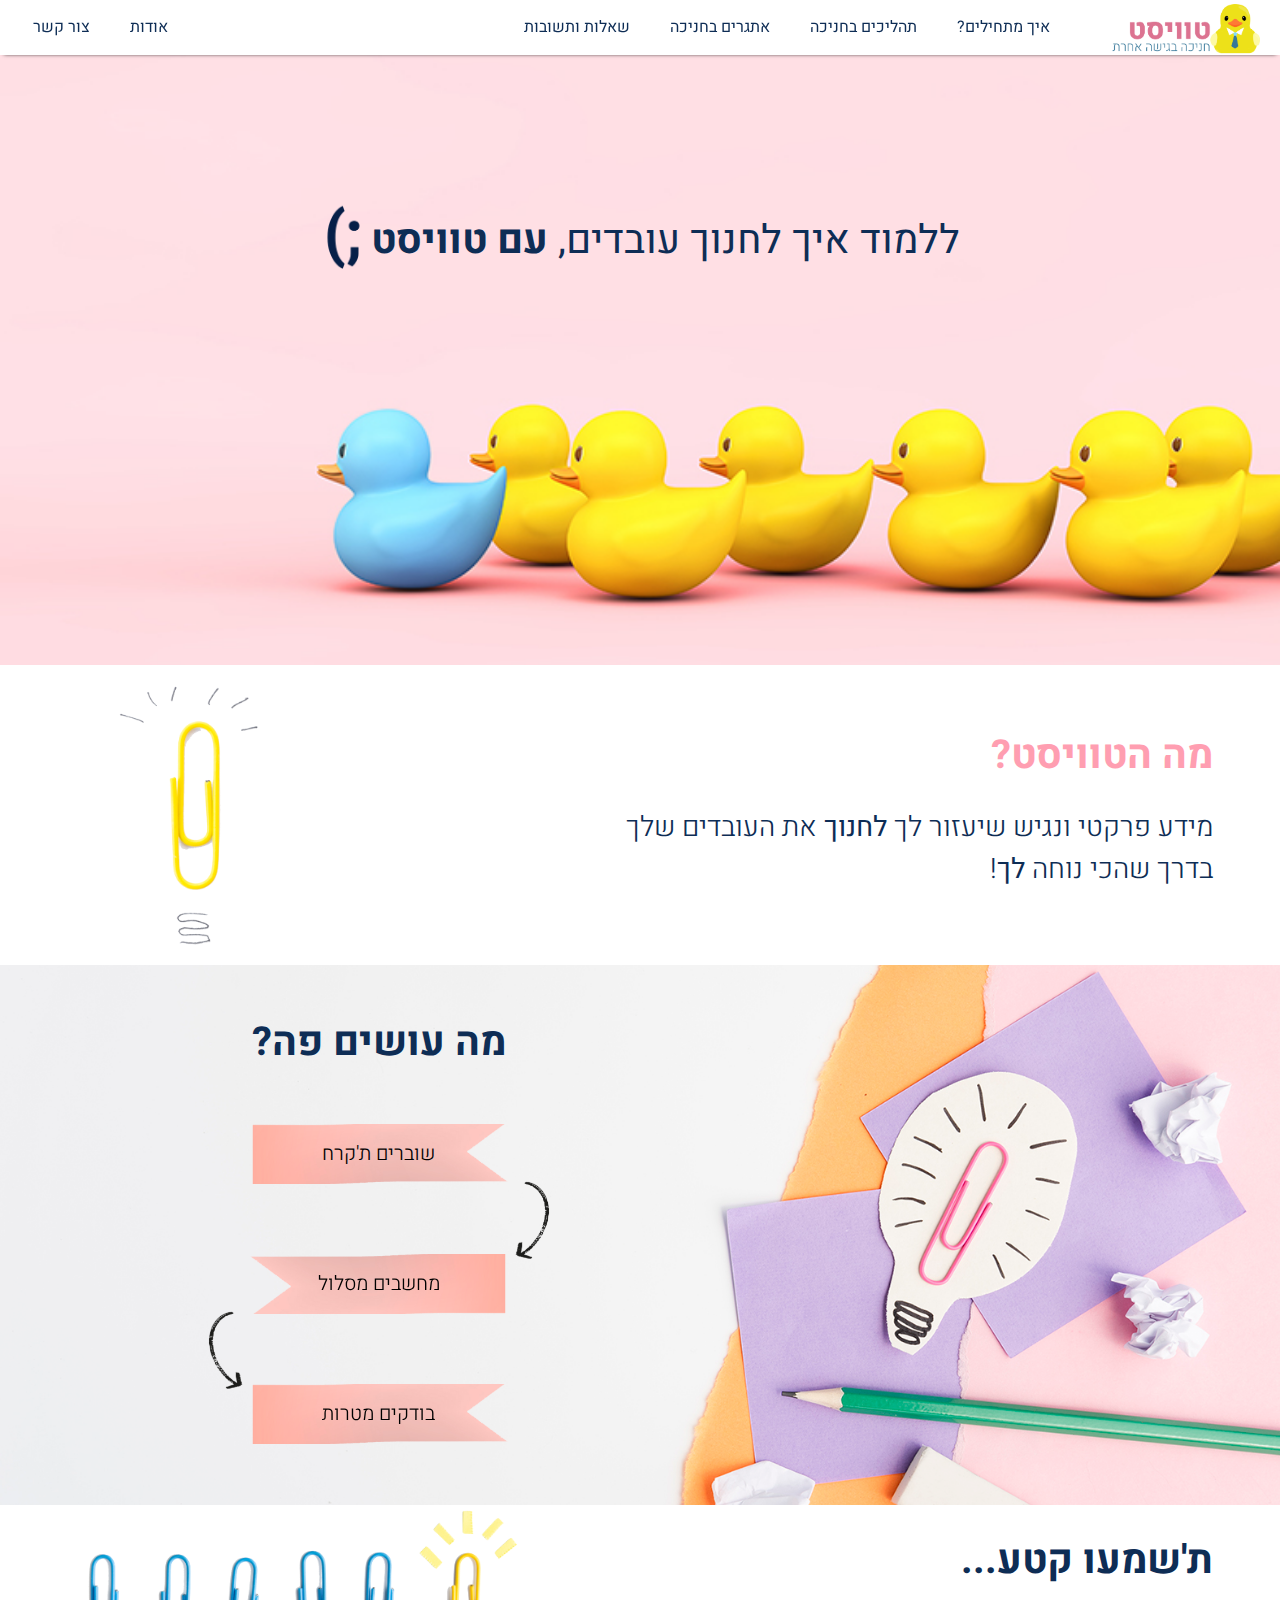
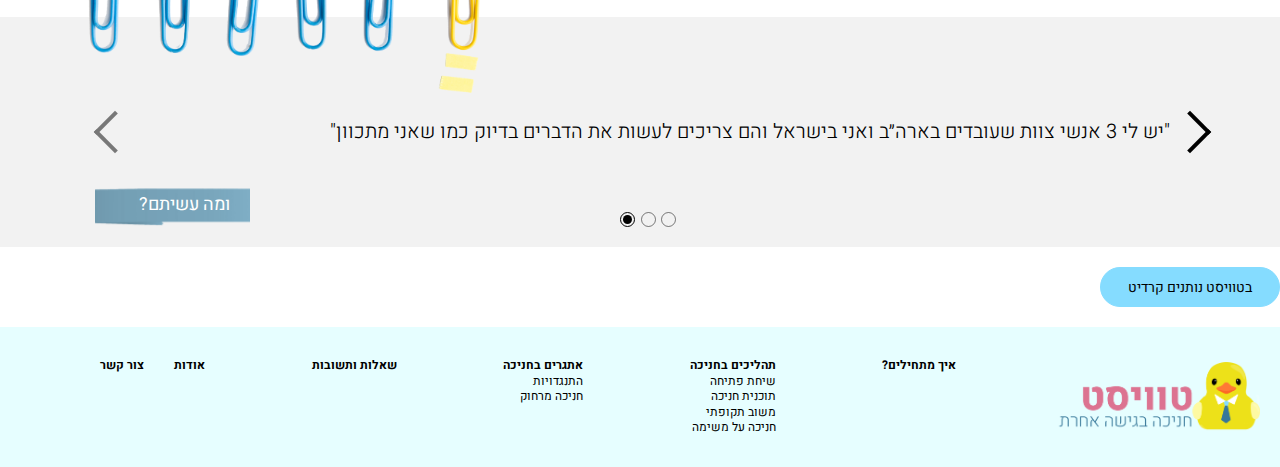
<file: index.html>
﻿<!doctype html>
<html lang="he">
<head>
    <meta charset="utf-8">
    <meta name="viewport" content="width=device-width, initial-scale=1, shrink-to-fit=no">
    <link rel="icon" type="image/ico" href="favicon.ico"/>

    <link href="https://fonts.googleapis.com/css2?family=Heebo:wght@100;200;300;400;500;600;700;800;900&display=swap"
          rel="stylesheet">
    <link href="styles.css" rel="stylesheet"/>
    <link rel="stylesheet" href="carousel-styles.css">

    <title>טוויסט עמוד הבית</title>
</head>
<body>
<header class="header-container">
    <nav class="header">
        <div>
            <a href="index.html">
                <img class="logo" src="images/logo_twist.png" alt="טוויסט עמוד הבית">
            </a>
        </div>

        <ul class="header__list">
            <li>
                <a class="not-allowed" href="#">איך מתחילים?</a>
            </li>
            <li class="open-progress">
                <a href="#">תהליכים בחניכה</a>
                <ul class="open-menu">
                    <li><a href="open-conversation.html">שיחת פתיחה</a></li>
                    <li><a href="initiation-program.html">תוכנית חניכה</a></li>
                    <li><a href="feedback.html">משוב תקופתי</a></li>
                    <li>
                        <a class="not-allowed" href="#">חניכה על משימה</a>
                    </li>
                </ul>
            </li>
            <li class="not-allowed open-progress">
                <a href="#">אתגרים בחניכה</a>
                <ul class="open-menu challenge-link">
                    <li><a class="not-allowed" href="">התנגדויות</a></li>
                    <li><a class="not-allowed" href="">חניכה מרחוק</a></li>
                </ul>
            </li>
            <li>
                <a class="not-allowed" href="#">שאלות ותשובות</a>
            </li>
        </ul>

        <ul class="header__list--left">
            <li>
                <a href="about.html">אודות</a>
            </li>
            <li>
                <a href="contact.html">צור קשר</a>
            </li>
        </ul>
    </nav>
</header>
<main role="main">
    <section class="cover-img cover-img__homepage" tabindex="0">
        <h1 class="cover-text font-super-duper">ללמוד איך לחנוך עובדים,
            <span class="twist-text">עם טוויסט</span></h1>
    </section>

    <section class="padding-section what-is-twist" tabindex="0">
        <h1 class="font-super-duper what-is-twist__title">מה הטוויסט?</h1>

        <div class="font-super text">
            מידע פרקטי ונגיש שיעזור לך <b>לחנוך</b> את העובדים שלך בדרך שהכי נוחה <b>לך</b>!
        </div>
    </section>

    <section class="padding-section what-we-do" tabindex="0">
        <h1 class="font-super-duper what-we-do__title">מה עושים פה?</h1>

        <div class="link-container font-big">
            <div class="link-container__top">
                <a href="open-conversation.html">
                    <span class="first-title">שוברים ת'קרח</span>
                    <span class="second-title">שיחת פתיחה</span>
                </a>
            </div>
            <div class="link-container__middle">
                <a href="initiation-program.html" class="middle-link">
                    <span class="first-title">מחשבים מסלול</span>
                    <span class="second-title">תוכנית חניכה</span>
                </a>
            </div>
            <div class="link-container__bottom">
                <a href="feedback.html">
                    <span class="first-title">בודקים מטרות</span>
                    <span class="second-title">שיחת משוב</span>
                </a>
            </div>
        </div>
    </section>

    <section class="carousel-container" tabindex="0">
        <img class="clips-image" src="images/clips-group.png" alt="">
        <h1 class="font-super-duper carousel-container__title">ת'שמעו קטע...</h1>

        <div class="homepage-carousel carousel">
            <input type="radio" class="carousel__activator" hidden name="carousel" id="firstStage" checked="checked">
            <input type="radio" class="carousel__activator" hidden name="carousel" id="secondStage">
            <input type="radio" class="carousel__activator" hidden name="carousel" id="thirdStage">

            <ul class="carousel__stages font-big">
                <li class="carousel__stages--slide">
                    "יש לי 3 אנשי צוות שעובדים בארה״ב ואני בישראל והם צריכים לעשות את הדברים בדיוק כמו שאני מתכוון"
                </li>
                <li class="carousel__stages--slide">
                    "יש לי עובד ותיק בעל נסיון רב ואני לא יודע איך לדבר איתו על הדברים שהוא צריך לשפר"
                </li>
                <li class="carousel__stages--slide">
                    "כשניסיתי להעביר משוב לאחד העובדים שלי, הוא לא שיתף פעולה וישר תקף אותי"
                </li>
            </ul>

            <div class="carousel__arrows">
                <label class="arrow carousel__arrows--previous" hidden aria-hidden="true"></label>
                <label for="secondStage" class="arrow carousel__arrows--next" aria-label="שקף הבא"></label>
            </div>
            <div class="carousel__arrows">
                <label for="firstStage" class="arrow carousel__arrows--previous"></label>
                <label for="thirdStage" class="arrow carousel__arrows--next"></label>
            </div>
            <div class="carousel__arrows">
                <label for="secondStage" class="arrow carousel__arrows--previous"></label>
                <label class="arrow carousel__arrows--next"></label>
            </div>

            <div class="carousel__dots">
                <label for="firstStage" class="carousel__dots--dot"></label>
                <label for="secondStage" class="carousel__dots--dot"></label>
                <label for="thirdStage" class="carousel__dots--dot"></label>
            </div>

            <button class="btn font-heading-1 not-allowed">ומה עשיתם?</button>
        </div>
    </section>

    <section class="credit-container">
        <div class="popover" id="creditPopover">

        </div>
        <button class="twist-bg-info" onclick="showPopover()">בטוויסט נותנים קרדיט</button>
    </section>
</main>
<footer role="contentinfo">
    <div class="logo-container"><img src="images/logo_twist.png" alt=""></div>
    <div class="site-map-container font-regular">
        <div>
            <a class="font-label not-allowed" href="">איך מתחילים?</a>
        </div>
        <div>
            <p class="font-label">תהליכים בחניכה</p>
            <ul>
                <li><a href="open-conversation.html">שיחת פתיחה</a></li>
                <li><a href="initiation-program.html">תוכנית חניכה</a></li>
                <li><a href="feedback.html">משוב תקופתי</a></li>
                <li><a class="not-allowed" href="">חניכה על משימה</a></li>
            </ul>
        </div>
        <div>
            <p class="font-label">אתגרים בחניכה</p>
            <ul>
                <li><a class="not-allowed" href="">התנגדויות</a></li>
                <li><a class="not-allowed" href="">חניכה מרחוק</a></li>
            </ul>
        </div>
        <div>
            <a class="font-label not-allowed" href="#">שאלות ותשובות</a>
        </div>
        <div>
            <ul class="site-map-container__list font-label">
                <li class="about-link"><a href="about.html">אודות</a></li>
                <li><a href="contact.html">צור קשר</a></li>
            </ul>
        </div>
    </div>
</footer>

<script src="js/popover.js"></script>
</body>
</html>
</file>
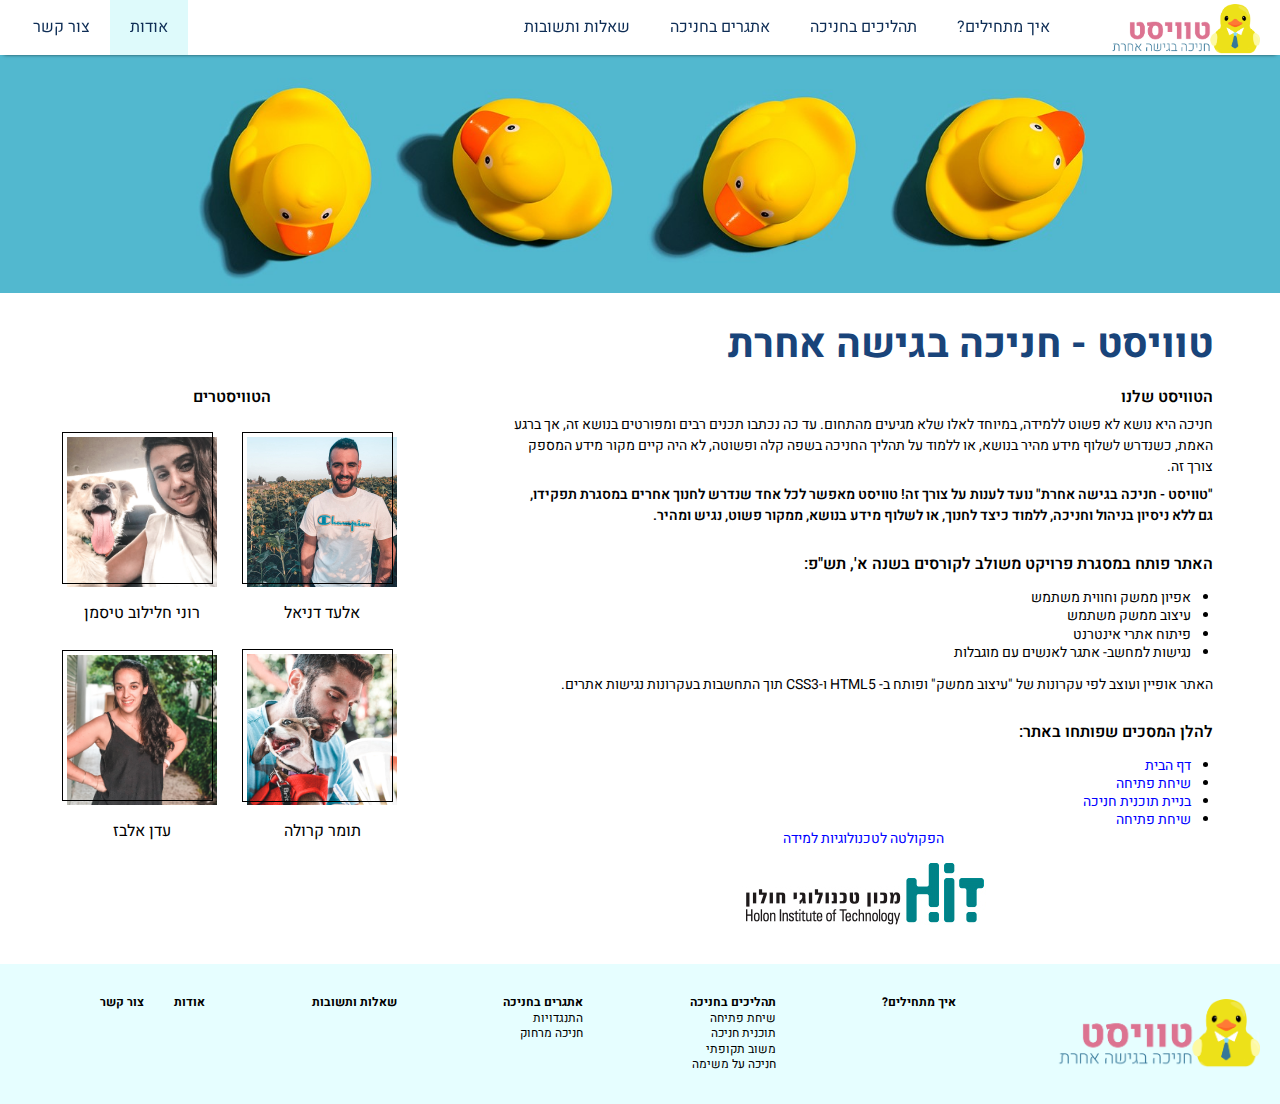
<file: about.html>
<!DOCTYPE html>
<html lang="he">
<head>
    <meta charset="UTF-8">
    <meta name="viewport" content="width=device-width, initial-scale=1, shrink-to-fit=no">
    <link rel="icon" type="image/ico" href="favicon.ico"/>

    <link href="https://fonts.googleapis.com/css2?family=Heebo:wght@100;200;300;400;500;600;700;800;900&display=swap"
          rel="stylesheet">
    <link href="styles.css" rel="stylesheet"/>
    <link href="about-styles.css" rel="stylesheet"/>

    <title>טוויסט - אודות</title>
</head>
<body>
<header class="header-container">
    <nav class="header">
        <div>
            <a href="index.html">
                <img class="logo" src="images/logo_twist.png" alt="טוויסט עמוד הבית">
            </a>
        </div>

        <ul class="header__list">
            <li>
                <a class="not-allowed" href="#">איך מתחילים?</a>
            </li>
            <li class="open-progress">
                <a href="#">תהליכים בחניכה</a>
                <ul class="open-menu">
                    <li><a href="open-conversation.html">שיחת פתיחה</a></li>
                    <li><a href="initiation-program.html">תוכנית חניכה</a></li>
                    <li><a href="feedback.html">משוב תקופתי</a></li>
                    <li>
                        <a class="not-allowed" href="#">חניכה על משימה</a>
                    </li>
                </ul>
            </li>
            <li class="not-allowed open-progress">
                <a href="#">אתגרים בחניכה</a>
                <ul class="open-menu challenge-link">
                    <li><a class="not-allowed" href="">התנגדויות</a></li>
                    <li><a class="not-allowed" href="">חניכה מרחוק</a></li>
                </ul>
            </li>
            <li>
                <a class="not-allowed" href="#">שאלות ותשובות</a>
            </li>
        </ul>

        <ul class="header__list--left">
            <li class="active">
                <a href="#">אודות</a>
            </li>
            <li>
                <a href="contact.html">צור קשר</a>
            </li>
        </ul>
    </nav>
</header>
<main role="main">
    <div class="about-cover">
        <img src="images/about-cover.jpg" alt="">
    </div>

    <section class="padding-section about-container">
        <h1 class="font-super-duper">טוויסט - חניכה בגישה אחרת</h1>

        <div class="about-content">

            <div class="about-container__text">

                <div class="about-container__paragraph box">
                    <h2 class="font-heading-2">הטוויסט שלנו</h2>

                    <p>
                        חניכה היא נושא לא פשוט ללמידה, במיוחד לאלו שלא מגיעים מהתחום. עד כה נכתבו תכנים רבים ומפורטים
                        בנושא
                        זה,
                        אך ברגע האמת, כשנדרש לשלוף מידע מהיר בנושא, או ללמוד על תהליך החניכה בשפה קלה ופשוטה, לא היה
                        קיים
                        מקור
                        מידע המספק צורך זה.
                    </p>

                    <p class="font-heading-3">
                        "טוויסט - חניכה בגישה אחרת" נועד לענות על צורך זה! טוויסט מאפשר לכל אחד שנדרש לחנוך
                        אחרים במסגרת תפקידו, גם ללא ניסיון בניהול וחניכה, ללמוד כיצד לחנוך, או לשלוף מידע בנושא, ממקור
                        פשוט,
                        נגיש ומהיר.
                    </p>
                </div>

                <div class="about-container__web-info box">
                    <h2 class="font-heading-2">האתר פותח במסגרת פרויקט משולב לקורסים בשנה א', תש"פ:</h2>

                    <ul class="courses-list">
                        <li>אפיון ממשק וחווית משתמש</li>
                        <li>עיצוב ממשק משתמש</li>
                        <li>פיתוח אתרי אינטרנט</li>
                        <li>נגישות למחשב- אתגר לאנשים עם מוגבלות</li>
                    </ul>

                    <p>האתר אופיין ועוצב לפי עקרונות של "עיצוב ממשק" ופותח ב- HTML5 ו-CSS3 תוך התחשבות בעקרונות נגישות
                        אתרים.</p>
                </div>

                <div class="about-container__link box">
                    <h2 class="font-heading-2">להלן המסכים שפותחו באתר:</h2>

                    <ul class="links-list">
                        <li>
                            <a href="index.html" target="_blank">דף הבית</a>
                        </li>
                        <li>
                            <a href="#" target="_blank">שיחת פתיחה</a>
                        </li>
                        <li>
                            <a href="#">בניית תוכנית חניכה</a>
                        </li>
                        <li>
                            <a href="#">שיחת פתיחה</a>
                        </li>
                    </ul>
                </div>

                <div class="hit-links">
                    <a href="https://www.hit.ac.il/telem/overview" target="_blank">הפקולטה לטכנולוגיות למידה</a>

                    <a href="http://www.hit.ac.il" target="_blank">
                        <img src="images/hit-logo.png" alt="">
                    </a>
                </div>
            </div>

            <div class="about-container__profile">
                <h2 class="font-heading-2">הטוויסטרים</h2>

                <div class="profile-container">
                    <img src="images/elad-pic.jpg" alt="">
                    <p>אלעד דניאל</p>
                </div>

                <div class="profile-container">
                    <img src="images/roni-pic.jpg" alt="">
                    <p>רוני חלילוב טיסמן</p>
                </div>

                <div class="profile-container">
                    <img src="images/tomer-pic.jpg" alt="">
                    <p>תומר קרולה</p>
                </div>

                <div class="profile-container">
                    <img src="images/eden-pic.jpg" alt="">
                    <p>עדן אלבז</p>
                </div>
            </div>

        </div>

    </section>
</main>
<footer role="contentinfo">
    <div class="logo-container"><img src="images/logo_twist.png" alt=""></div>
    <div class="site-map-container font-regular">
        <div>
            <a class="font-label not-allowed" href="">איך מתחילים?</a>
        </div>
        <div>
            <p class="font-label">תהליכים בחניכה</p>
            <ul>
                <li><a href="open-conversation.html">שיחת פתיחה</a></li>
                <li><a href="initiation-program.html">תוכנית חניכה</a></li>
                <li><a href="feedback.html">משוב תקופתי</a></li>
                <li><a class="not-allowed" href="">חניכה על משימה</a></li>
            </ul>
        </div>
        <div>
            <p class="font-label">אתגרים בחניכה</p>
            <ul>
                <li><a class="not-allowed" href="">התנגדויות</a></li>
                <li><a class="not-allowed" href="">חניכה מרחוק</a></li>
            </ul>
        </div>
        <div>
            <a class="font-label not-allowed" href="#">שאלות ותשובות</a>
        </div>
        <div>
            <ul class="site-map-container__list font-label">
                <li class="about-link"><a href="about.html">אודות</a></li>
                <li><a href="contact.html">צור קשר</a></li>
            </ul>
        </div>
    </div>
</footer>
</body>
</html>
</file>
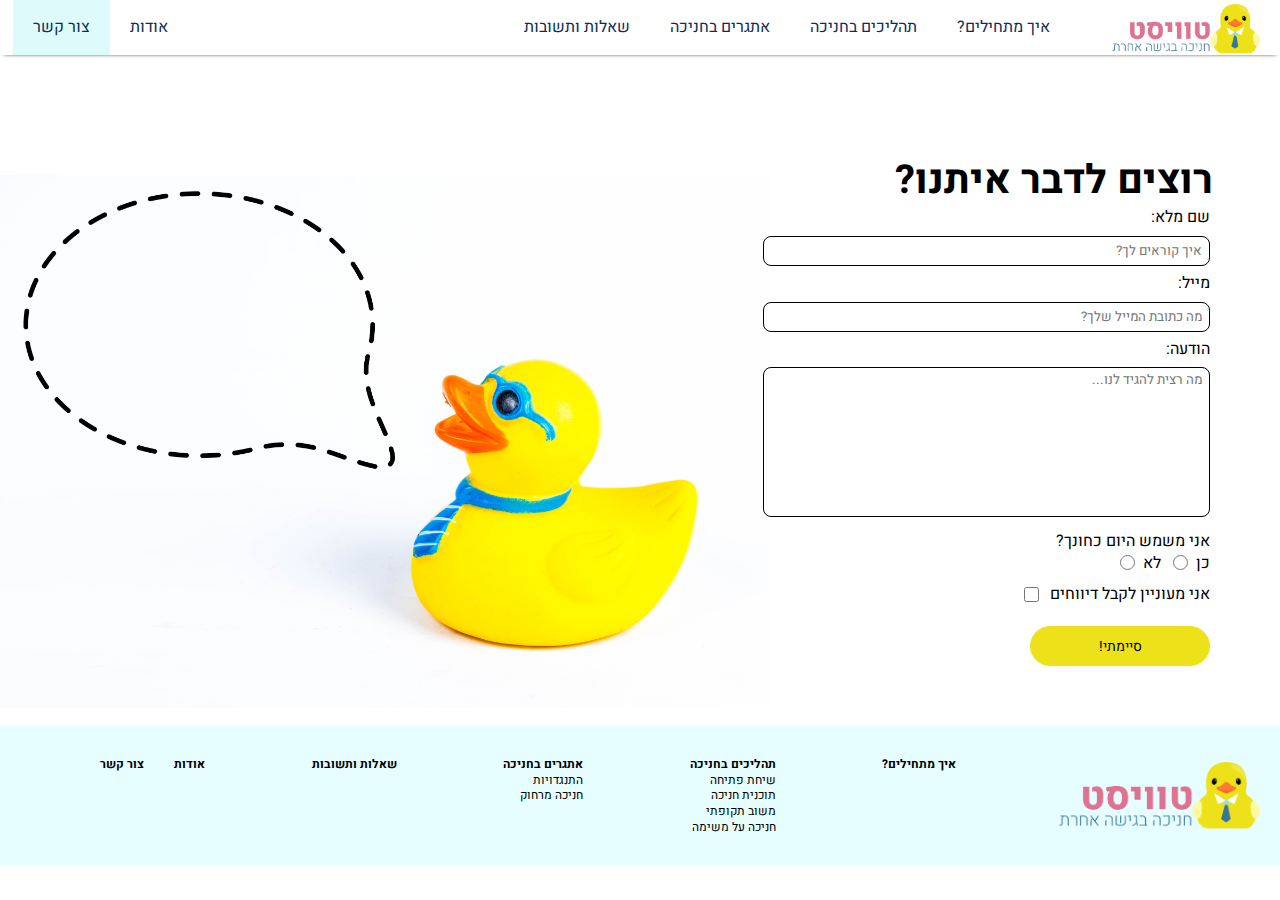
<file: contact.html>
<!DOCTYPE html>
<html lang="he">
<head>
    <meta charset="UTF-8">
    <link rel="icon" type="image/ico" href="favicon.ico"/>

    <link href="https://fonts.googleapis.com/css2?family=Heebo:wght@100;300;400;500;700;800;900&display=swap"
          rel="stylesheet">
    <link href="styles.css" rel="stylesheet"/>
    <link href="contact-styles.css" rel="stylesheet">

    <title>טוויסט - צור קשר</title>
</head>
<body>
<header class="header-container">
    <nav class="header">
        <div>
            <a href="index.html">
                <img class="logo" src="images/logo_twist.png" alt="טוויסט עמוד הבית">
            </a>
        </div>

        <ul class="header__list">
            <li>
                <a class="not-allowed" href="#">איך מתחילים?</a>
            </li>
            <li class="open-progress">
                <a href="#">תהליכים בחניכה</a>
                <ul class="open-menu">
                    <li><a href="open-conversation.html">שיחת פתיחה</a></li>
                    <li><a href="initiation-program.html">תוכנית חניכה</a></li>
                    <li><a href="feedback.html">משוב תקופתי</a></li>
                    <li>
                        <a class="not-allowed" href="#">חניכה על משימה</a>
                    </li>
                </ul>
            </li>
            <li class="not-allowed open-progress">
                <a href="#">אתגרים בחניכה</a>
                <ul class="open-menu challenge-link">
                    <li><a class="not-allowed" href="">התנגדויות</a></li>
                    <li><a class="not-allowed" href="">חניכה מרחוק</a></li>
                </ul>
            </li>
            <li>
                <a class="not-allowed" href="#">שאלות ותשובות</a>
            </li>
        </ul>

        <ul class="header__list--left">
            <li>
                <a href="about.html">אודות</a>
            </li>
            <li class="active">
                <a href="#">צור קשר</a>
            </li>
        </ul>
    </nav>
</header>
<main role="main">
    <section class="contact-container padding-section">

        <h1 class="font-super-duper">רוצים לדבר איתנו?</h1>

        <form class="contact-container__form">
            <div class="column">
                <label class="font-regular" for="name">שם מלא:</label>
                <input type="text" placeholder="איך קוראים לך?" id="name">
            </div>

            <div class="column">
                <label class="font-regular" for="email">מייל:</label>
                <input type="text" placeholder="מה כתובת המייל שלך?" id="email">
            </div>

            <div class="column">
                <label class="font-regular" for="comment">הודעה:</label>
                <textarea placeholder="מה רצית להגיד לנו..." id="comment" cols="30" rows="10"></textarea>
            </div>

            <div class="column radio-container">
                <p>אני משמש היום כחונך?</p>

                <div class="d-flex-align--center">
                    <div class="yes-radio-button d-flex-align--center">
                        <label class="font-regular" for="yesCheck">כן</label>
                        <input type="radio" name="group1" id="yesCheck" class="radio-box">
                    </div>

                    <div class="d-flex-align--center">
                        <label class="font-regular" for="noCheck">לא</label>
                        <input type="radio" name="group1" id="noCheck" class="radio-box">
                    </div>
                </div>
            </div>

            <div class="row checkbox-container">
                <label class="font-regular" for="checkboxSpam">אני מעוניין לקבל דיווחים</label>
                <input type="checkbox" id="checkboxSpam" class="checkbox-box">
            </div>

            <button class="twist-bg-warning">סיימתי!</button>
        </form>

    </section>
</main>
<footer role="contentinfo">
    <div class="logo-container"><img src="images/logo_twist.png" alt=""></div>
    <div class="site-map-container font-regular">
        <div>
            <a class="font-label not-allowed" href="">איך מתחילים?</a>
        </div>
        <div>
            <p class="font-label">תהליכים בחניכה</p>
            <ul>
                <li><a href="open-conversation.html">שיחת פתיחה</a></li>
                <li><a href="initiation-program.html">תוכנית חניכה</a></li>
                <li><a href="feedback.html">משוב תקופתי</a></li>
                <li><a class="not-allowed" href="">חניכה על משימה</a></li>
            </ul>
        </div>
        <div>
            <p class="font-label">אתגרים בחניכה</p>
            <ul>
                <li><a class="not-allowed" href="">התנגדויות</a></li>
                <li><a class="not-allowed" href="">חניכה מרחוק</a></li>
            </ul>
        </div>
        <div>
            <a class="font-label not-allowed" href="#">שאלות ותשובות</a>
        </div>
        <div>
            <ul class="site-map-container__list font-label">
                <li class="about-link"><a href="about.html">אודות</a></li>
                <li><a href="contact.html">צור קשר</a></li>
            </ul>
        </div>
    </div>
</footer>
</body>
</html>
</file>
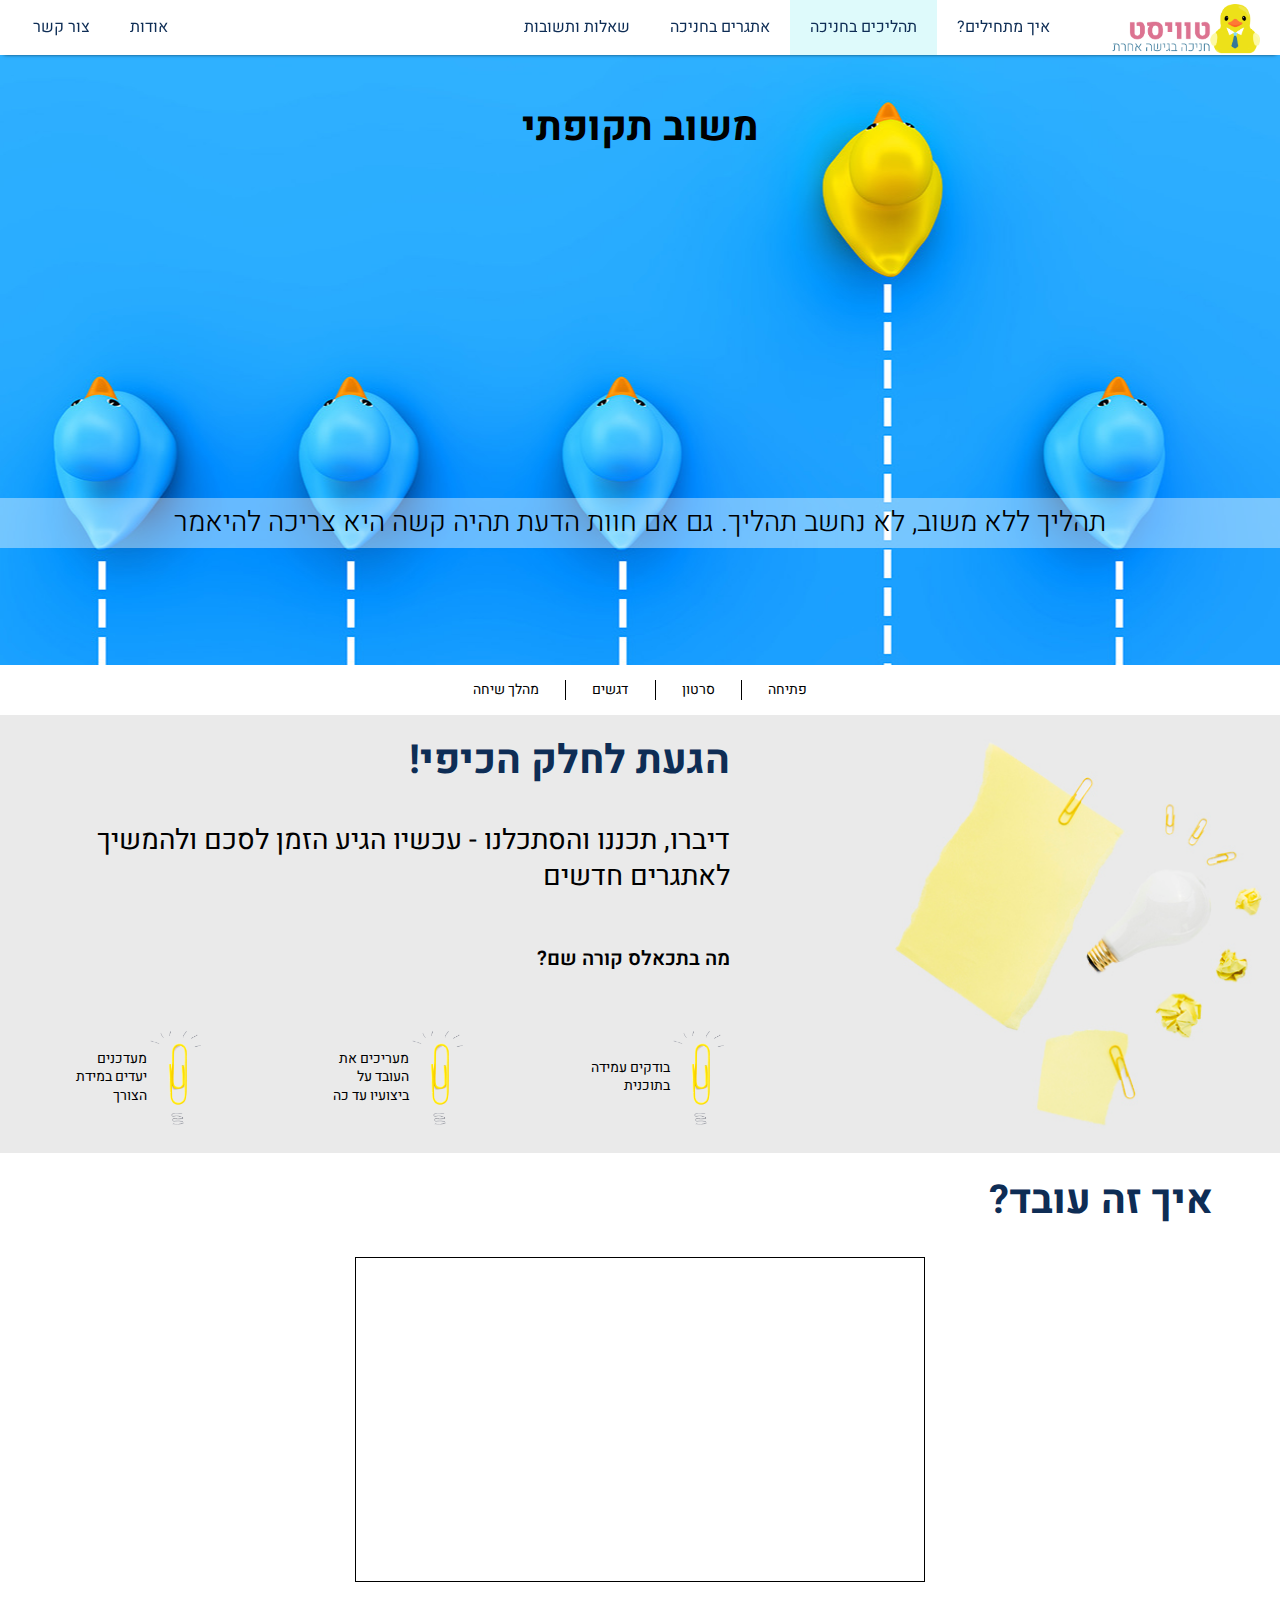
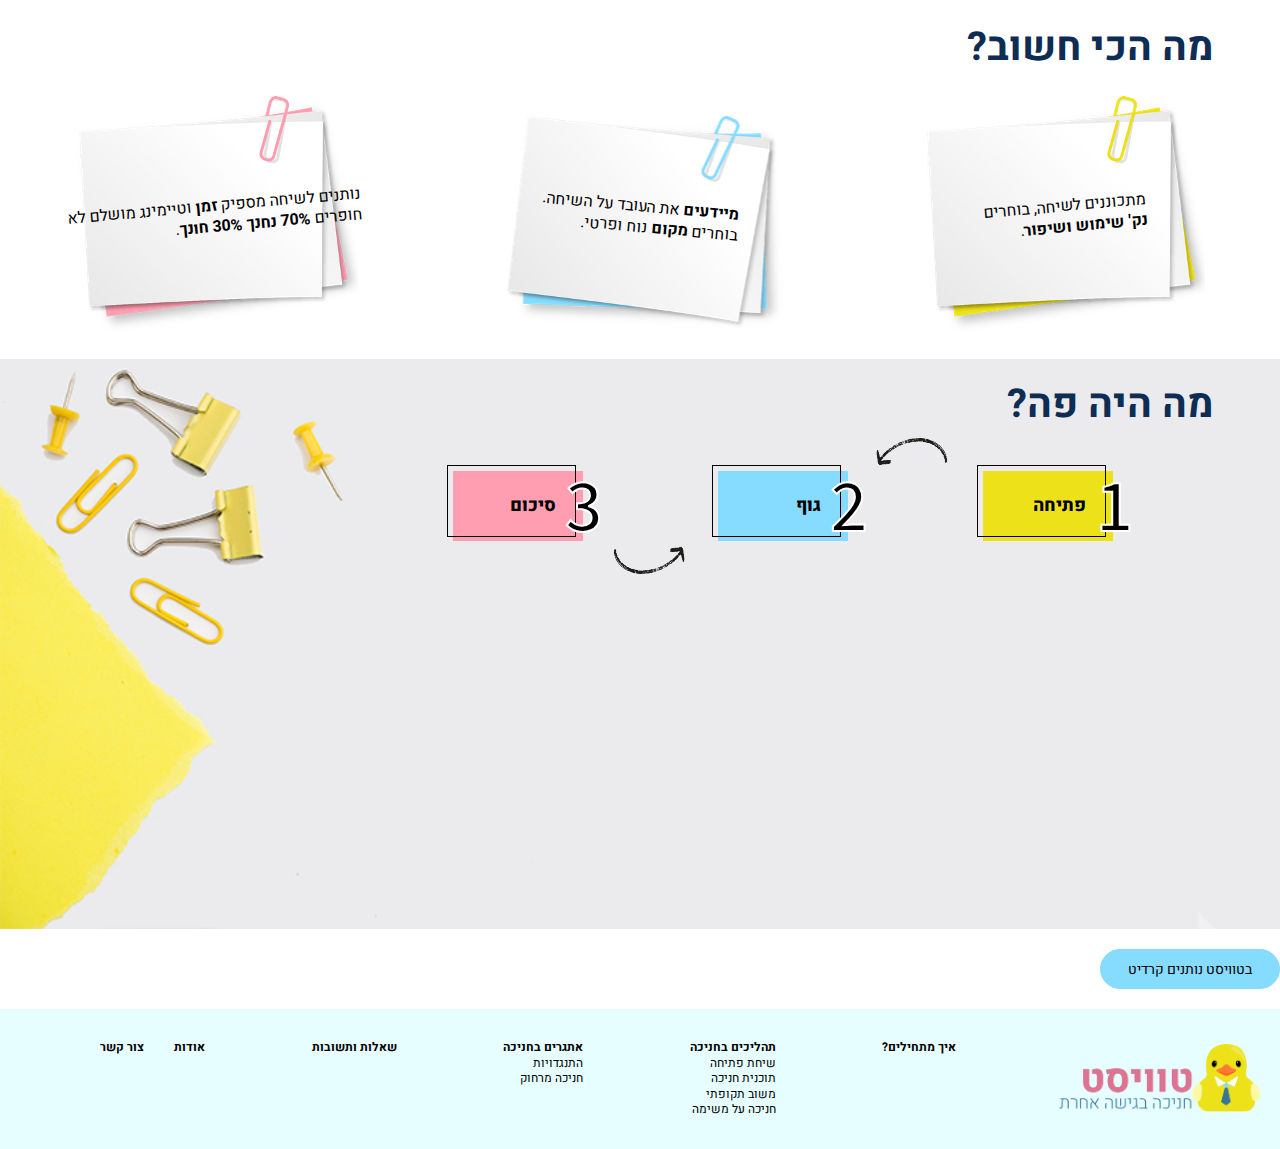
<file: feedback.html>
<!DOCTYPE html>
<html lang="he">
<head>
    <meta charset="UTF-8">
    <meta name="viewport" content="width=device-width, initial-scale=1, shrink-to-fit=no">
    <link rel="icon" type="image/ico" href="favicon.ico"/>

    <link href="https://fonts.googleapis.com/css2?family=Heebo:wght@100;200;300;400;500;600;700;800;900&display=swap"
          rel="stylesheet">
    <link href="styles.css" rel="stylesheet"/>
    <link rel="stylesheet" href="feedback-styles.css">
    <link rel="stylesheet" href="accordion-styles.css">

    <title>טוויסט - משוב תקופתי</title>
</head>
<body>
<header class="header-container">
    <nav class="header">
        <div>
            <a href="index.html">
                <img class="logo" src="images/logo_twist.png" alt="טוויסט עמוד הבית">
            </a>
        </div>

        <ul class="header__list">
            <li>
                <a class="not-allowed" href="#">איך מתחילים?</a>
            </li>
            <li class="open-progress active">
                <a href="#">תהליכים בחניכה</a>
                <ul class="open-menu">
                    <li><a href="open-conversation.html">שיחת פתיחה</a></li>
                    <li><a href="initiation-program.html">תוכנית חניכה</a></li>
                    <li class="active"><a href="#">משוב תקופתי</a></li>
                    <li>
                        <a class="not-allowed" href="#">חניכה על משימה</a>
                    </li>
                </ul>
            </li>
            <li class="not-allowed open-progress">
                <a href="#">אתגרים בחניכה</a>
                <ul class="open-menu challenge-link">
                    <li><a class="not-allowed" href="">התנגדויות</a></li>
                    <li><a class="not-allowed" href="">חניכה מרחוק</a></li>
                </ul>
            </li>
            <li>
                <a class="not-allowed" href="#">שאלות ותשובות</a>
            </li>
        </ul>

        <ul class="header__list--left">
            <li>
                <a href="about.html">אודות</a>
            </li>
            <li>
                <a href="contact.html">צור קשר</a>
            </li>
        </ul>
    </nav>
</header>
<main role="main">
    <section class="cover-img cover-img__feedback" id="coverImgContainer">
        <h1 class="font-super-duper">משוב תקופתי</h1>

        <div class="text font-super">
            תהליך ללא משוב, לא נחשב תהליך. גם אם חוות הדעת תהיה קשה היא צריכה להיאמר
        </div>
    </section>

    <section class="sub-menu feedback" id="subMenuContainer">
        <a href="#sectionOne" class="link" id="firstLink">פתיחה</a>
        <div class="divider"></div>
        <a href="#sectionTwo" class="link" id="secondLink">סרטון</a>
        <div class="divider"></div>
        <a href="#sectionThird" class="link" id="thirdLink">דגשים</a>
        <div class="divider"></div>
        <a href="#sectionFour" class="link" id="fourLink">מהלך שיחה</a>
    </section>

    <section class="feedback-open padding-section">
        <div class="link-anchor" id="sectionOne"></div>
        <h2 class="font-super-duper">הגעת לחלק הכיפי!</h2>

        <div class="feedback-open__content">
            <div class="font-super-semi-bold">
                דיברו, תכננו והסתכלנו - עכשיו הגיע הזמן לסכם ולהמשיך לאתגרים חדשים
            </div>

            <div class="font-big-bold">
                מה בתכאלס קורה שם?
            </div>

            <div class="clips-tips">
                <div>
                    <img src="images/clips.png" alt="">
                    <p>בודקים עמידה בתוכנית</p>
                </div>

                <div>
                    <img src="images/clips.png" alt="">
                    <p>מעריכים את העובד על ביצועיו עד כה</p>
                </div>

                <div>
                    <img src="images/clips.png" alt="">
                    <p>מעדכנים יעדים במידת הצורך</p>
                </div>
            </div>
        </div>
    </section>

    <section class="feedback-video-container padding-section">
        <div class="link-anchor" id="sectionTwo"></div>

        <h2 class="font-super-duper">איך זה עובד?</h2>
        <div class="feedback-video-container__youtube">
            <iframe width="560" height="315" src="https://www.youtube.com/embed/b6WPC6SOp7o" frameborder="0"
                    allow="accelerometer; autoplay; encrypted-media; gyroscope; picture-in-picture"
                    allowfullscreen></iframe>
        </div>
    </section>

    <section class="notes-container padding-section">
        <div class="link-anchor" id="sectionThird"></div>
        <h2 class="font-super-duper">מה הכי חשוב?</h2>

        <div class="notes font-heading-2-normal">
            <div class="notes__right">
                <div>
                    מתכוננים לשיחה, בוחרים <br> <b>נק' שימוש ושיפור</b>.
                </div>
            </div>
            <div class="notes__middle">
                <div>
                    <b>מיידעים</b> את העובד על השיחה. <br> בוחרים <b>מקום</b> נוח ופרטי.
                </div>
            </div>
            <div class="notes__left">
                <div>
                    נותנים לשיחה מספיק <b>זמן</b> וטיימינג מושלם לא חופרים <b>70% נחנך 30% חונך</b>.
                </div>
            </div>
        </div>
    </section>

    <section class="feedback-accordion padding-section accordion accordion__medium" id="sectionFour">
        <h2 class="font-super-duper feedback-accordion__title">מה היה פה?</h2>

        <div class="tabs-container medium">
            <div class="accordion__tab">
                <div class="number">1</div>
                <input type="radio" name="feedbackAccordion" id="tabOne">
                <label class="font-heading-1" for="tabOne">
                    פתיחה
                </label>
                <div class="arrow"></div>
                <div class="accordion__tab--content">
                    <h2 class="font-heading-2">שיחת פתיחה</h2>

                    <ol class="list">
                        <li>
                            <b class="font-heading-3">הפשרה / "שבירת הקרח"</b> - נדבר קלילות לפני שנגיע לרגע הרשמי.
                        </li>
                        <li>
                            <b class="font-heading-3">הצגת מטרות השיחה</b> - "חשוב לי שנכיר את השני טוב יותר ונעבור
                            תהליך חניכה ולמידה משותף שיביא אותנו להצלחה משותפת".
                        </li>
                        <li>
                            <b class="font-heading-3">תיאום ציפיות</b> לשיחה ולתהליך החניכה.
                        </li>
                    </ol>
                </div>
            </div>
            <div class="accordion__tab">
                <div class="number">2</div>
                <input type="radio" name="feedbackAccordion" id="tabTwo">
                <label class="font-heading-1" for="tabTwo">
                    גוף
                </label>
                <div class="accordion__tab--content">
                    <h2 class="font-heading-2">גוף השיחה</h2>

                    <ol class="list">
                        <li>
                            נספר על <b> עצמינו בקוצרה</b>.
                        </li>
                        <li>
                            נבקש מהעובד <b>לספר על עצמו</b>.
                        </li>
                        <li>
                            נקודות <b>חוזר וחולשה</b> ומהם היעדים האישיים של העובד.
                        </li>
                        <li>
                            הצעת <b>יעדים אישיים</b> ע"י הונך.
                        </li>
                        <li>
                            במידה של <b>אי הסכמה</b> על היעדים מצד הנחנך (העובד) עלינו להסביר לעובד <b>מה מטרת
                            המשימה</b> שלו ולמה אלו הם היעדים.
                        </li>
                    </ol>
                </div>
                <div class="arrow"></div>
            </div>
            <div class="accordion__tab">
                <div class="number">3</div>
                <input type="radio" name="feedbackAccordion" id="tabThird">
                <label class="font-heading-1" for="tabThird">
                    סיכום
                </label>
                <div class="accordion__tab--content">
                    <h2 class="font-heading-2">סיכום</h2>

                    <div class="list">
                        כעט עלינו לבצע סגירה של הכל ולוודא שבאמת שני הצדדים <b>מדברים על אותם הדברים</b><br>
                        # חשוב לציין כי <b>שלב זה הוא קריטי!</b><br>
                        במידה והמעסיק/החונך הבין יעדים x והנחנך הבין יעדים y <br>
                        <b>כל התהליך החניכה יראה אחרת ושגוי וככה גם התוצאות.</b>
                    </div>
                </div>
            </div>
        </div>
    </section>

    <section class="credit-container">
        <div class="popover" id="creditPopover">

        </div>
        <button class="twist-bg-info" onclick="showPopover()">בטוויסט נותנים קרדיט</button>
    </section>
</main>
<footer role="contentinfo">
    <div class="logo-container"><img src="images/logo_twist.png" alt=""></div>
    <div class="site-map-container font-regular">
        <div>
            <a class="font-label not-allowed" href="">איך מתחילים?</a>
        </div>
        <div>
            <p class="font-label">תהליכים בחניכה</p>
            <ul>
                <li><a href="open-conversation.html">שיחת פתיחה</a></li>
                <li><a href="initiation-program.html">תוכנית חניכה</a></li>
                <li><a href="feedback.html">משוב תקופתי</a></li>
                <li><a class="not-allowed" href="">חניכה על משימה</a></li>
            </ul>
        </div>
        <div>
            <p class="font-label">אתגרים בחניכה</p>
            <ul>
                <li><a class="not-allowed" href="">התנגדויות</a></li>
                <li><a class="not-allowed" href="">חניכה מרחוק</a></li>
            </ul>
        </div>
        <div>
            <a class="font-label not-allowed" href="#">שאלות ותשובות</a>
        </div>
        <div>
            <ul class="site-map-container__list font-label">
                <li class="about-link"><a href="about.html">אודות</a></li>
                <li><a href="contact.html">צור קשר</a></li>
            </ul>
        </div>
    </div>
</footer>

<script src="js/script.js"></script>
<script src="js/feedback-script.js"></script>
<script src="js/popover.js"></script>
</body>
</html>
</file>
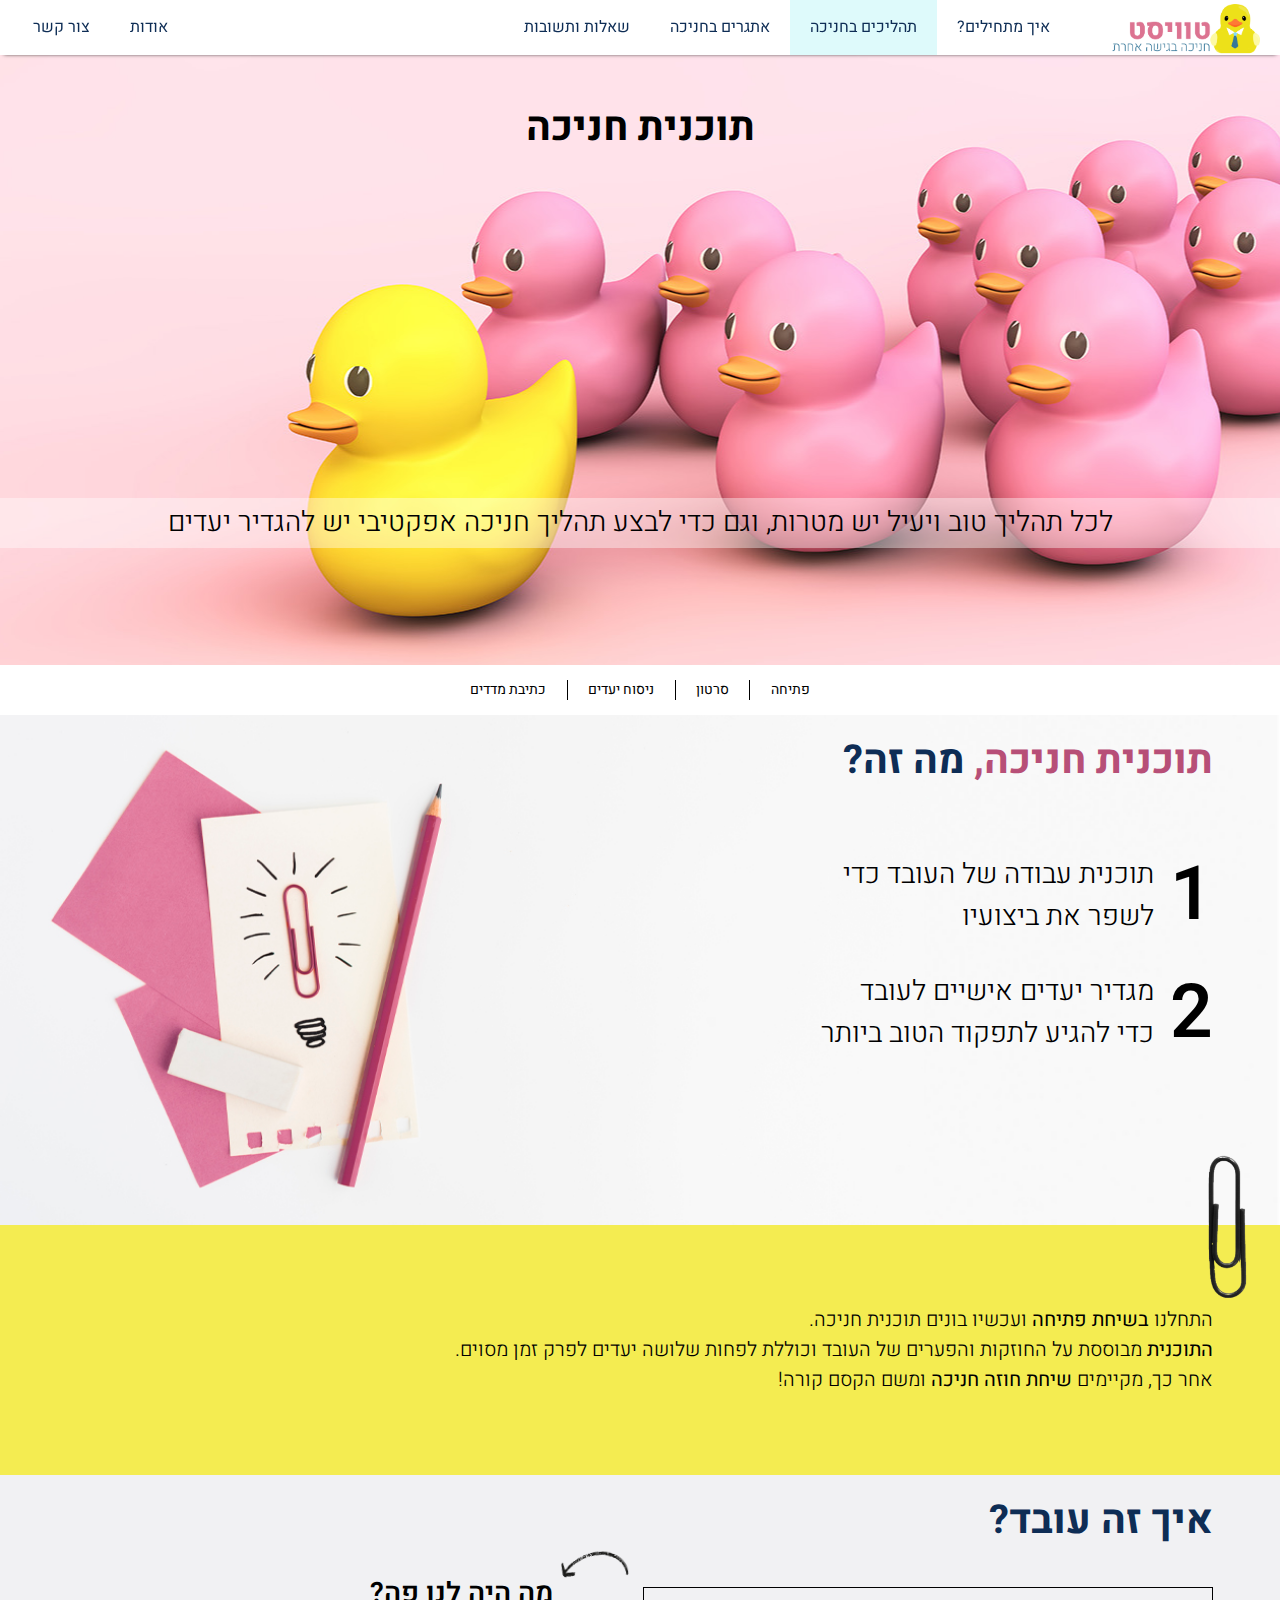
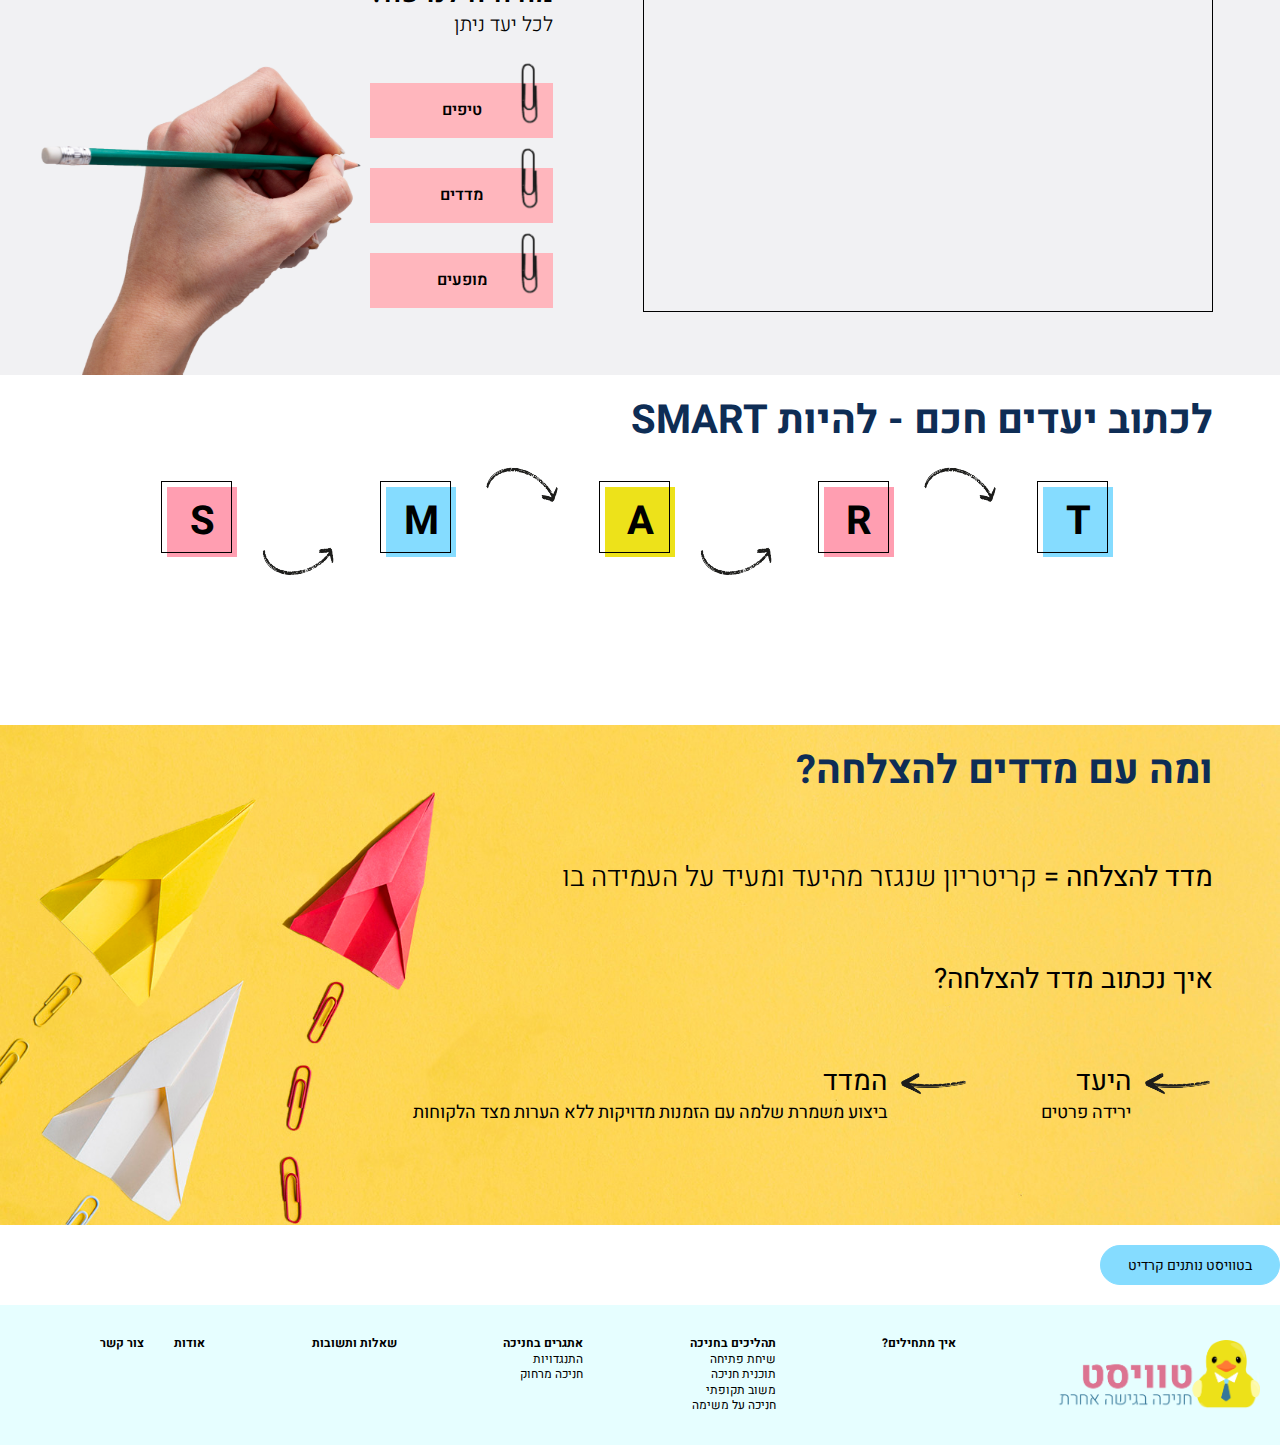
<file: initiation-program.html>
<!DOCTYPE html>
<html lang="he">
<head>
    <meta charset="UTF-8">
    <meta name="viewport" content="width=device-width, initial-scale=1, shrink-to-fit=no">
    <link rel="icon" type="image/ico" href="favicon.ico"/>

    <link href="https://fonts.googleapis.com/css2?family=Heebo:wght@100;200;300;400;500;600;700;800;900&display=swap"
          rel="stylesheet">
    <link href="styles.css" rel="stylesheet"/>
    <link rel="stylesheet" href="initiation-program.css">
    <link rel="stylesheet" href="accordion-styles.css">

    <title>טוויסט - תוכנית חניכה</title>
</head>
<body>
<header class="header-container">
    <nav class="header">
        <div>
            <a href="index.html">
                <img class="logo" src="images/logo_twist.png" alt="טוויסט עמוד הבית">
            </a>
        </div>

        <ul class="header__list">
            <li>
                <a class="not-allowed" href="#">איך מתחילים?</a>
            </li>
            <li class="open-progress active">
                <a href="#">תהליכים בחניכה</a>
                <ul class="open-menu">
                    <li><a href="open-conversation.html">שיחת פתיחה</a></li>
                    <li class="active"><a href="#">תוכנית חניכה</a></li>
                    <li><a href="feedback.html">משוב תקופתי</a></li>
                    <li>
                        <a class="not-allowed" href="#">חניכה על משימה</a>
                    </li>
                </ul>
            </li>
            <li class="not-allowed open-progress">
                <a href="#">אתגרים בחניכה</a>
                <ul class="open-menu challenge-link">
                    <li><a class="not-allowed" href="">התנגדויות</a></li>
                    <li><a class="not-allowed" href="">חניכה מרחוק</a></li>
                </ul>
            </li>
            <li>
                <a class="not-allowed" href="#">שאלות ותשובות</a>
            </li>
        </ul>

        <ul class="header__list--left">
            <li>
                <a href="about.html">אודות</a>
            </li>
            <li>
                <a href="contact.html">צור קשר</a>
            </li>
        </ul>
    </nav>
</header>
<main role="main">
    <section class="cover-img cover-img__init-program" id="coverImgContainer">
        <h1 class="font-super-duper">תוכנית חניכה</h1>

        <div class="text font-super">
            לכל תהליך טוב ויעיל יש מטרות, וגם כדי לבצע תהליך חניכה אפקטיבי יש להגדיר יעדים
        </div>
    </section>

    <section class="sub-menu" id="subMenuContainer">
        <a href="#sectionOne" class="link" id="firstLink">פתיחה</a>
        <div class="divider"></div>
        <a href="#sectionTwo" class="link" id="secondLink">סרטון</a>
        <div class="divider"></div>
        <a href="#sectionThird" class="link" id="thirdLink">ניסוח יעדים</a>
        <div class="divider"></div>
        <a href="#sectionFour" class="link" id="fourLink">כתיבת מדדים</a>
    </section>

    <section class="init-program-what padding-section">
        <div class="link-anchor" id="sectionOne"></div>
        <h2 class="font-super-duper">
            תוכנית חניכה, <span>מה זה?</span>
        </h2>

        <div class="init-program-what__content font-super">
            <div class="top">
                <div class="number">1</div>
                <div class="text">
                    תוכנית עבודה של העובד כדי לשפר את ביצועיו
                </div>
            </div>
            <div class="bottom">
                <div class="number">2</div>
                <div class="text">
                    מגדיר יעדים אישיים לעובד כדי להגיע לתפקוד הטוב ביותר
                </div>
            </div>
        </div>
    </section>

    <section class="padding-section init-program-info bg-color-warning-400">
        <img class="clips-black-img" src="images/clips-black.png" alt="">

        <div class="text font-big">
            התחלנו <b>בשיחת פתיחה</b> ועכשיו בונים תוכנית חניכה. <br>
            <b>התוכנית</b> מבוססת על החוזקות והפערים של העובד וכוללת לפחות שלושה יעדים לפרק זמן מסוים. <br>
            אחר כך, מקיימים <b>שיחת חוזה חניכה</b> ומשם הקסם קורה!
        </div>
    </section>

    <section class="init-program-video padding-section">
        <div class="link-anchor" id="sectionTwo"></div>
        <div class="init-program-video__left">
            <h2 class="font-super-duper">
                איך זה עובד?
            </h2>

            <div class="video-container__youtube">
                <iframe width="560" height="315"
                        src="https://www.youtube.com/embed/xQ38pabrJdA" frameborder="0"
                        allow="accelerometer; autoplay; encrypted-media; gyroscope; picture-in-picture"
                        allowfullscreen></iframe>
            </div>
        </div>
        <div class="init-program-video__right">
            <div class="title">
                <h3 class="font-super">מה היה לנו פה?</h3>
                <p class="font-big">לכל יעד ניתן</p>
            </div>

            <div class="list font-heading-2">
                <div class="list__item">
                    <img class="small-clips" src="images/clips-black.png" alt="">
                    טיפים
                </div>
                <div class="list__item">
                    <img class="small-clips" src="images/clips-black.png" alt="">
                    מדדים
                </div>
                <div class="list__item">
                    <img class="small-clips" src="images/clips-black.png" alt="">
                    מופעים
                </div>
            </div>
        </div>
    </section>

    <section class="init-program-accordion padding-section accordion accordion__small" tabindex="0">
        <div class="link-anchor" id="sectionThird"></div>
        <h2 class="font-super-duper">
            לכתוב יעדים חכם - להיות SMART
        </h2>

        <div class="tabs-container small">
            <div class="accordion__tab">
                <input type="radio" id="tabOne" name="smallCarousel">
                <label class="font-super-duper" for="tabOne">
                    T
                </label>
                <div class="accordion__tab--content">
                    <h3 class="font-super-semi-bold">Time bound - מטרה תחומה בזמן</h3>

                    <p class="font-heading-1-normal">על היעד להיות מתאים לפרק הזמן הנתון לחניכה</p>
                </div>
            </div>
            <div class="accordion__tab">
                <input type="radio" id="tabTwo" name="smallCarousel">
                <label class="font-super-duper" for="tabTwo">
                    R
                </label>
                <div class="arrow"></div>
                <div class="accordion__tab--content">
                    <h3 class="font-super-semi-bold">Relevant - מטרה רלוונטית</h3>

                    <p class="font-heading-1-normal">על היעד להיות רלוונטי <b>למאפייני הנחנך</b> ולנקודות חוזק וחולשה
                        שלו</p>
                </div>
            </div>
            <div class="accordion__tab">
                <input type="radio" id="tabThird" name="smallCarousel">
                <label class="font-super-duper" for="tabThird">
                    A
                </label>
                <div class="arrow"></div>
                <div class="accordion__tab--content">
                    <h3 class="font-super-semi-bold">Achievable - מטרה ברת השגה</h3>

                    <p class="font-heading-1-normal">מטרה היגיונית שניתן להשיג אותה, <b>ריאלית</b></p>
                </div>
            </div>
            <div class="accordion__tab">
                <input type="radio" id="tabFour" name="smallCarousel">
                <label class="font-super-duper" for="tabFour">
                    M
                </label>
                <div class="arrow"></div>
                <div class="accordion__tab--content">
                    <h3 class="font-super-semi-bold">Measurable - מטרה מדידה</h3>

                    <p class="font-heading-1-normal">המטרה צריכה להיות ניתנת לבחירה בכדי לדעת <b>האם הושגה או לא</b></p>
                </div>
            </div>
            <div class="accordion__tab">
                <input type="radio" id="tabFive" name="smallCarousel">
                <label class="font-super-duper" for="tabFive">
                    S
                </label>
                <div class="arrow"></div>
                <div class="accordion__tab--content">
                    <h3 class="font-super-semi-bold">Specific - מטרה ספציפית</h3>

                    <p class="font-heading-1-normal">חייבת להיות <b>מוגדרת</b> היטב, <b>בלי הכללות,</b> <b>הפשאות או
                        פשפושים</b></p>
                </div>
            </div>
        </div>
    </section>

    <section class="measurable-container padding-section" id="sectionFour">
        <h2 class="font-super-duper">
            ומה עם מדדים להצלחה?
        </h2>

        <div class="text-container">
            <div class="text-container__top font-super-semi-bold">
                מדד להצלחה = <span class="font-super">קריטריון שנגזר מהיעד ומעיד על העמידה בו</span>
            </div>

            <div class="text-container__middle">
                <h3 class="font-super-semi-bold">איך נכתוב מדד להצלחה?</h3>
            </div>

            <div class="text-container__bottom">
                <div class="left">
                    <img src="images/arrow-two.png" alt="">
                    <div>
                        <h3 class="font-super-semi-bold">היעד</h3>
                        <p class="font-heading-1-normal">ירידה פרטים</p>
                    </div>
                </div>
                <div class="right">
                    <img src="images/arrow-two.png" alt="">
                    <div>
                        <h3 class="font-super-semi-bold">המדד</h3>
                        <p class="font-heading-1-normal">ביצוע משמרת שלמה עם הזמנות מדויקות ללא הערות מצד הלקוחות</p>
                    </div>
                </div>
            </div>
        </div>
    </section>

    <section class="credit-container">
        <div class="popover" id="creditPopover">

        </div>
        <button class="twist-bg-info" onclick="showPopover()">בטוויסט נותנים קרדיט</button>
    </section>
</main>
<footer role="contentinfo">
    <div class="logo-container"><img src="images/logo_twist.png" alt=""></div>
    <div class="site-map-container font-regular">
        <div>
            <a class="font-label not-allowed" href="">איך מתחילים?</a>
        </div>
        <div>
            <p class="font-label">תהליכים בחניכה</p>
            <ul>
                <li><a href="open-conversation.html">שיחת פתיחה</a></li>
                <li><a href="initiation-program.html">תוכנית חניכה</a></li>
                <li><a href="feedback.html">משוב תקופתי</a></li>
                <li><a class="not-allowed" href="">חניכה על משימה</a></li>
            </ul>
        </div>
        <div>
            <p class="font-label">אתגרים בחניכה</p>
            <ul>
                <li><a class="not-allowed" href="">התנגדויות</a></li>
                <li><a class="not-allowed" href="">חניכה מרחוק</a></li>
            </ul>
        </div>
        <div>
            <a class="font-label not-allowed" href="#">שאלות ותשובות</a>
        </div>
        <div>
            <ul class="site-map-container__list font-label">
                <li class="about-link"><a href="about.html">אודות</a></li>
                <li><a href="contact.html">צור קשר</a></li>
            </ul>
        </div>
    </div>
</footer>

<script src="js/script.js"></script>
<script src="js/init-program-script.js"></script>
<script src="js/popover.js"></script>
</body>
</html>
</file>
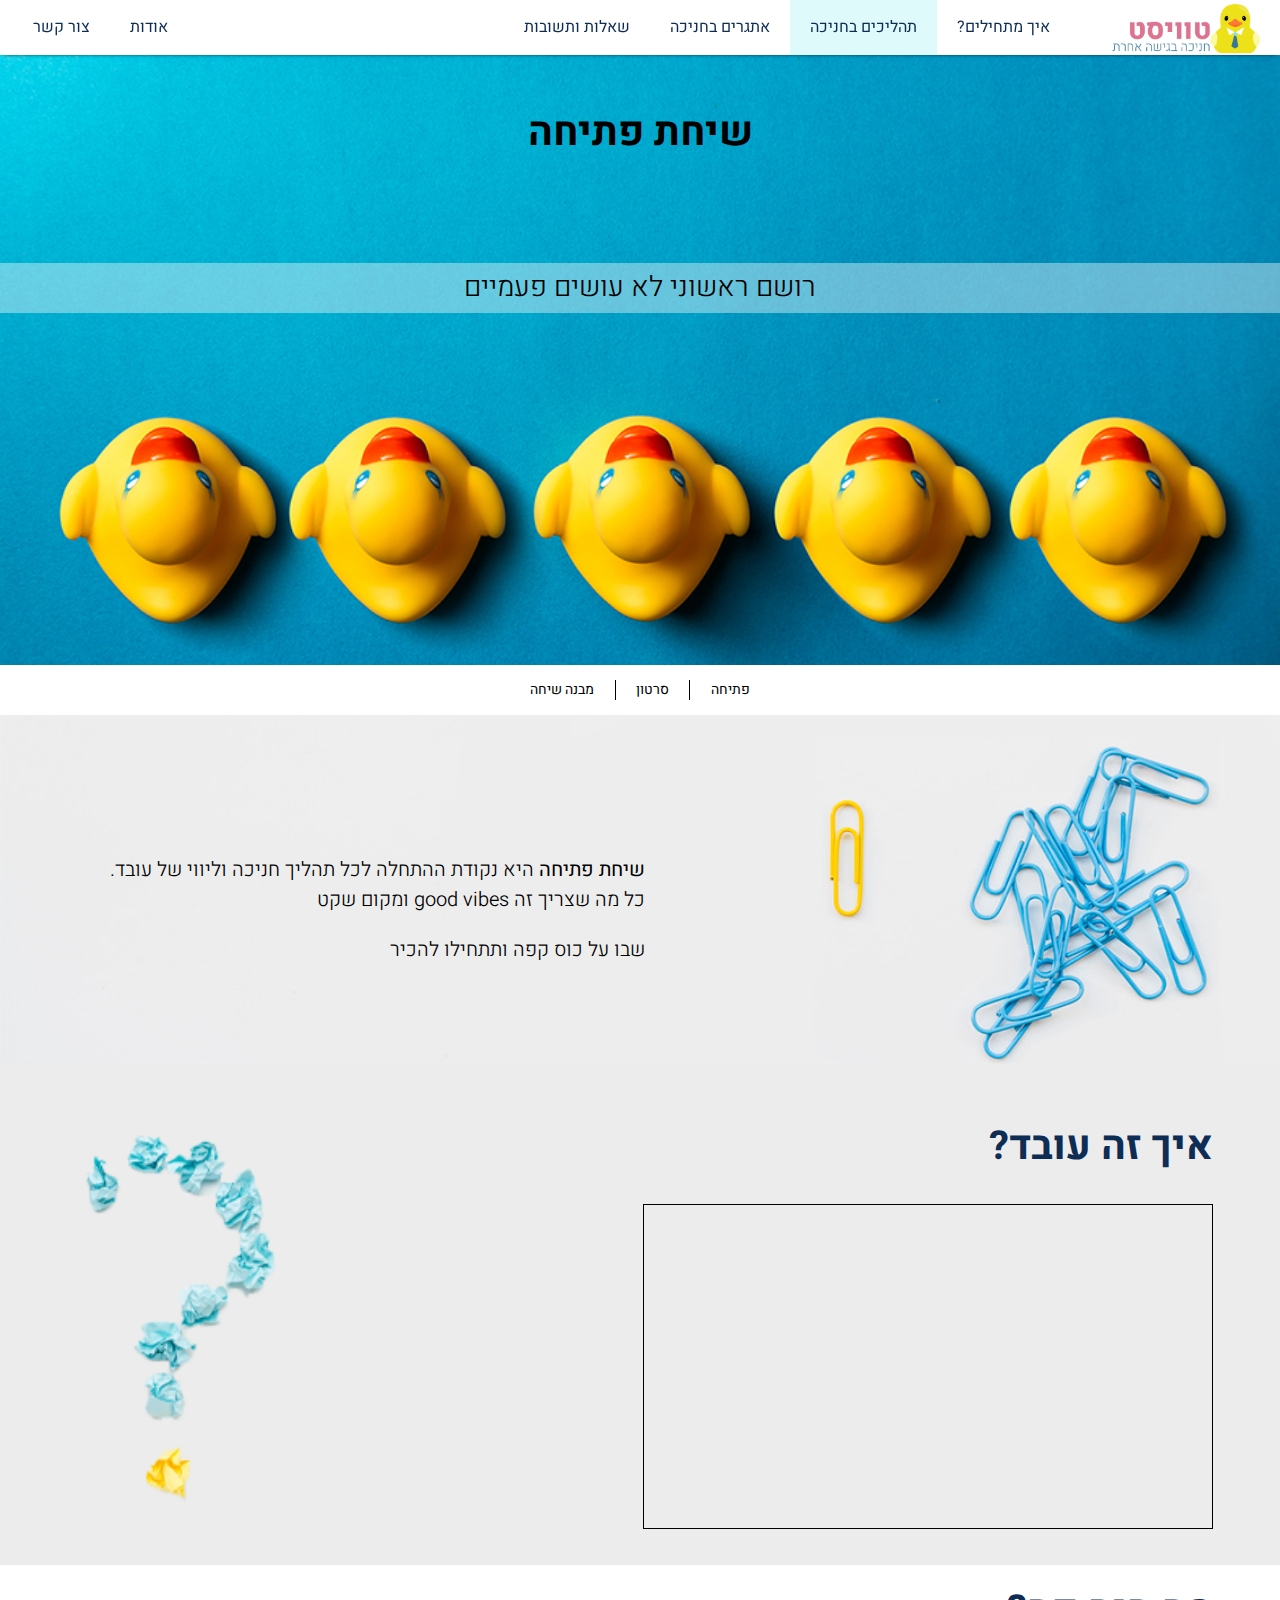
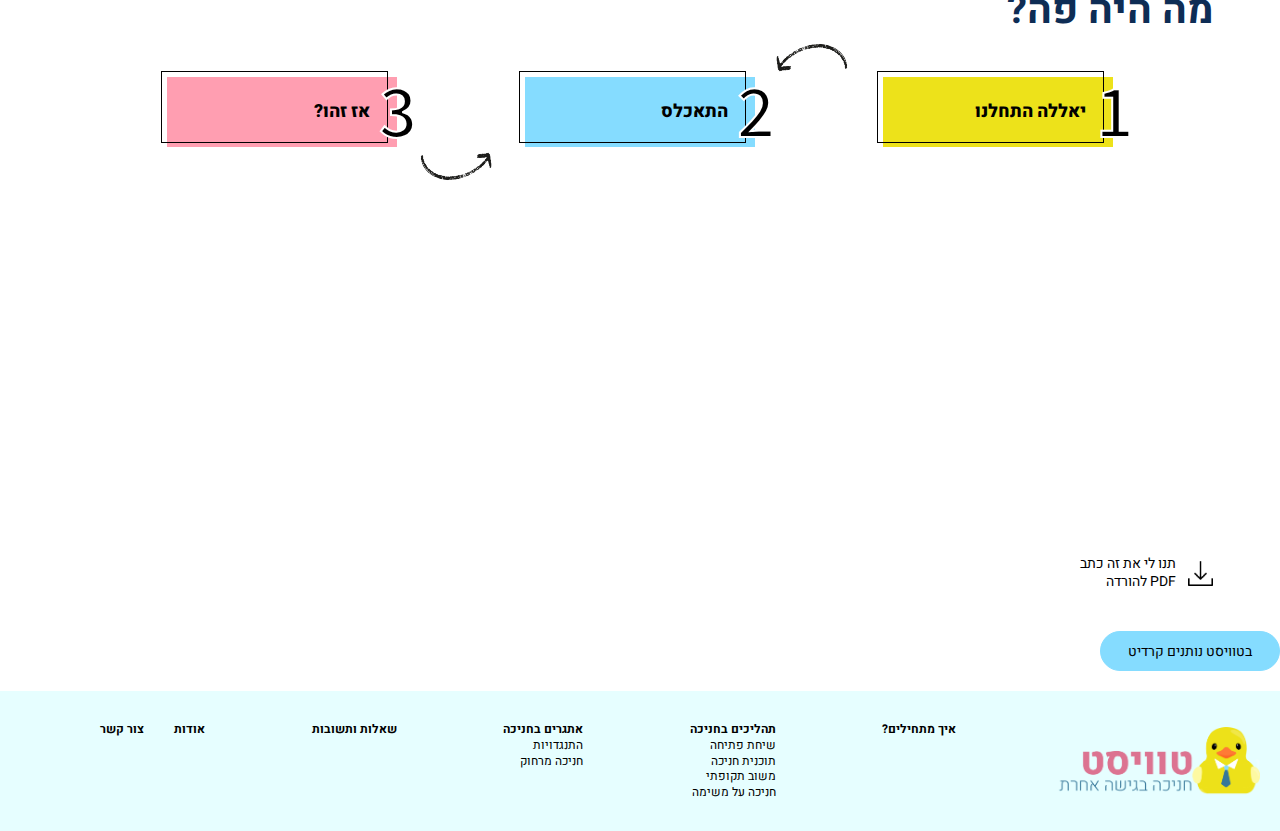
<file: open-conversation.html>
<!DOCTYPE html>
<html lang="he">
<head>
    <meta charset="UTF-8">
    <meta name="viewport" content="width=device-width, initial-scale=1, shrink-to-fit=no">
    <link rel="icon" type="image/ico" href="favicon.ico"/>

    <link href="https://fonts.googleapis.com/css2?family=Heebo:wght@100;200;300;400;500;600;700;800;900&display=swap"
          rel="stylesheet">
    <link href="styles.css" rel="stylesheet"/>
    <link href="open-conversation-styles.css" rel="stylesheet"/>
    <link rel="stylesheet" href="accordion-styles.css">

    <title>טוויסט - שיחת פתיחה</title>
</head>
<body>
<header class="header-container">
    <nav class="header">
        <div>
            <a href="index.html">
                <img class="logo" src="images/logo_twist.png" alt="טוויסט עמוד הבית">
            </a>
        </div>

        <ul class="header__list">
            <li>
                <a class="not-allowed" href="#">איך מתחילים?</a>
            </li>
            <li class="open-progress active">
                <a href="#">תהליכים בחניכה</a>
                <ul class="open-menu">
                    <li class="active"><a href="#">שיחת פתיחה</a></li>
                    <li><a href="initiation-program.html">תוכנית חניכה</a></li>
                    <li><a href="feedback.html">משוב תקופתי</a></li>
                    <li>
                        <a class="not-allowed" href="#">חניכה על משימה</a>
                    </li>
                </ul>
            </li>
            <li class="not-allowed open-progress">
                <a href="#">אתגרים בחניכה</a>
                <ul class="open-menu challenge-link">
                    <li><a class="not-allowed" href="">התנגדויות</a></li>
                    <li><a class="not-allowed" href="">חניכה מרחוק</a></li>
                </ul>
            </li>
            <li>
                <a class="not-allowed" href="#">שאלות ותשובות</a>
            </li>
        </ul>

        <ul class="header__list--left">
            <li>
                <a href="about.html">אודות</a>
            </li>
            <li>
                <a href="contact.html">צור קשר</a>
            </li>
        </ul>
    </nav>
</header>
<main role="main">
    <section class="cover-img cover-img__conversation" id="coverImgContainer">
        <h1 class="font-super-duper">שיחת פתיחה</h1>

        <div class="text font-super">
            רושם ראשוני לא עושים פעמיים
        </div>
    </section>

    <section class="sub-menu sub-menu__conversation" id="subMenuContainer">
        <a href="#sectionOne" class="link" id="firstLink">פתיחה</a>
        <div class="divider"></div>
        <a href="#sectionTwo" class="link" id="secondLink">סרטון</a>
        <div class="divider"></div>
        <a href="#sectionThird" class="link" id="thirdLink">מבנה שיחה</a>
    </section>

    <section class="how-it-works">
        <div class="link-anchor" id="sectionOne"></div>
        <div class="how-it-works__content">
            <div class="top font-big">
                <p><b>שיחת פתיחה</b> היא נקודת ההתחלה לכל תהליך חניכה וליווי של עובד.</p>
                <p>כל מה שצריך זה good vibes ומקום שקט</p>
                <p>שבו על כוס קפה ותתחילו להכיר</p>
            </div>
        </div>
    </section>

    <section class="video-container padding-section">
        <div class="link-anchor" id="sectionTwo"></div>
        <h2 class="font-super-duper">איך זה עובד?</h2>
        <div class="video-container__youtube">
            <iframe width="560" height="315"
                    src="https://www.youtube.com/embed/xQ38pabrJdA" frameborder="0"
                    allow="accelerometer; autoplay; encrypted-media; gyroscope; picture-in-picture"
                    allowfullscreen></iframe>
        </div>
    </section>

    <section class="conversation-accordion accordion padding-section" id="sectionThird">
        <h2 class="font-super-duper conversation-accordion__title">מה היה פה?</h2>

        <div class="tabs-container">
            <div class="accordion__tab">
                <div class="number">1</div>
                <input type="checkbox" id="tabOne">
                <label class="font-heading-1" for="tabOne">
                    יאללה התחלנו
                    <span class="font-heading-4">אז רגע, מה אומרים פה?</span>
                </label>
                <div class="arrow"></div>
                <div class="accordion__tab--content">
                    <h2 class="font-heading-2">שיחת פתיחה</h2>

                    <ol class="list">
                        <li>
                            <b class="font-heading-3">הפשרה / "שבירת הקרח"</b> - נדבר קלילות לפני שנגיע לרגע הרשמי.
                        </li>
                        <li>
                            <b class="font-heading-3">הצגת מטרות השיחה</b> - "חשוב לי שנכיר את השני טוב יותר ונעבור
                            תהליך חניכה ולמידה משותף שיביא אותנו להצלחה משותפת".
                        </li>
                        <li>
                            <b class="font-heading-3">תיאום ציפיות</b> לשיחה ולתהליך החניכה.
                        </li>
                    </ol>
                </div>
            </div>
            <div class="accordion__tab">
                <div class="number">2</div>
                <input type="checkbox" id="tabTwo">
                <label class="font-heading-1" for="tabTwo">
                    התאכלס
                    <span class="font-heading-4">תזכירו לי מה זה?</span>
                </label>
                <div class="accordion__tab--content">
                    <h2 class="font-heading-2">גוף השיחה</h2>

                    <ol class="list">
                        <li>
                            נספר על <b> עצמינו בקוצרה</b>.
                        </li>
                        <li>
                            נבקש מהעובד <b>לספר על עצמו</b>.
                        </li>
                        <li>
                            נקודות <b>חוזר וחולשה</b> ומהם היעדים האישיים של העובד.
                        </li>
                        <li>
                            הצעת <b>יעדים אישיים</b> ע"י הונך.
                        </li>
                        <li>
                            במידה של <b>אי הסכמה</b> על היעדים מצד הנחנך (העובד) עלינו להסביר לעובד <b>מה מטרת
                            המשימה</b> שלו ולמה אלו הם היעדים.
                        </li>
                    </ol>
                </div>
                <div class="arrow"></div>
            </div>
            <div class="accordion__tab">
                <div class="number">3</div>
                <input type="checkbox" id="tabThird">
                <label class="font-heading-1" for="tabThird">
                    אז זהו?
                    <span class="font-heading-4">נבדוק שלא שכחתי כלום</span>
                </label>
                <div class="accordion__tab--content">
                    <h2 class="font-heading-2">סיכום</h2>

                    <div class="list">
                        כעט עלינו לבצע סגירה של הכל ולוודא שבאמת שני הצדדים <b>מדברים על אותם הדברים</b><br>
                        # חשוב לציין כי <b>שלב זה הוא קריטי!</b><br>
                        במידה והמעסיק/החונך הבין יעדים x והנחנך הבין יעדים y <br>
                        <b>כל התהליך החניכה יראה אחרת ושגוי וככה גם התוצאות.</b>
                    </div>
                </div>
            </div>
        </div>
    </section>

    <section class="download-file-container padding-section">
        <a class="download-link" href="#">
            <img class="download-file-container__img" src="images/download-icon.png" alt="">
            <div class="download-file-container__text">
                <p>תנו לי את זה כתב</p>
                <p>PDF להורדה</p>
            </div>
        </a>
    </section>

    <section class="credit-container">
        <div class="popover" id="creditPopover">

        </div>
        <button class="twist-bg-info" onclick="showPopover()">בטוויסט נותנים קרדיט</button>
    </section>
</main>
<footer role="contentinfo">
    <div class="logo-container"><img src="images/logo_twist.png" alt=""></div>
    <div class="site-map-container font-regular">
        <div>
            <a class="font-label not-allowed" href="">איך מתחילים?</a>
        </div>
        <div>
            <p class="font-label">תהליכים בחניכה</p>
            <ul>
                <li><a href="open-conversation.html">שיחת פתיחה</a></li>
                <li><a href="initiation-program.html">תוכנית חניכה</a></li>
                <li><a href="feedback.html">משוב תקופתי</a></li>
                <li><a class="not-allowed" href="">חניכה על משימה</a></li>
            </ul>
        </div>
        <div>
            <p class="font-label">אתגרים בחניכה</p>
            <ul>
                <li><a class="not-allowed" href="">התנגדויות</a></li>
                <li><a class="not-allowed" href="">חניכה מרחוק</a></li>
            </ul>
        </div>
        <div>
            <a class="font-label not-allowed" href="#">שאלות ותשובות</a>
        </div>
        <div>
            <ul class="site-map-container__list font-label">
                <li class="about-link"><a href="about.html">אודות</a></li>
                <li><a href="contact.html">צור קשר</a></li>
            </ul>
        </div>
    </div>
</footer>

<script src="js/script.js"></script>
<script src="js/open-conversation-script.js"></script>
<script src="js/popover.js"></script>
</body>
</html>
</file>
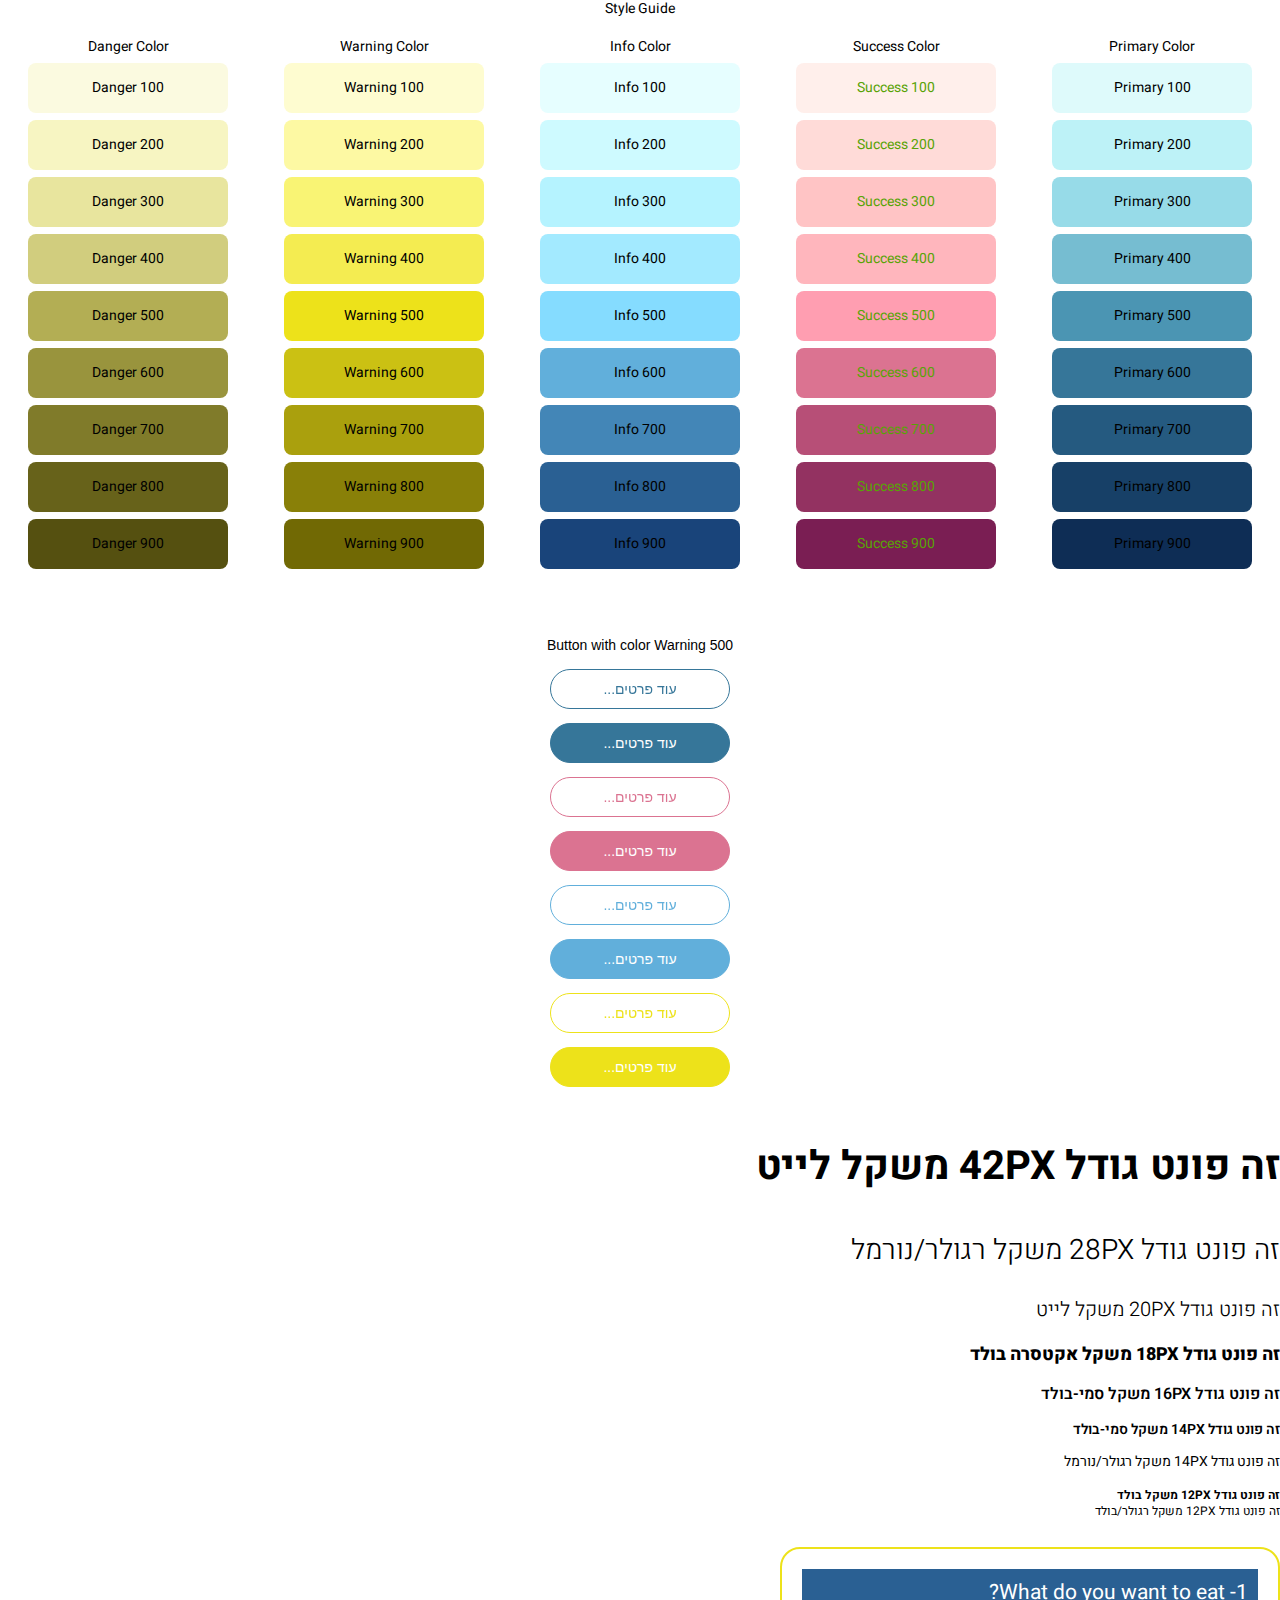
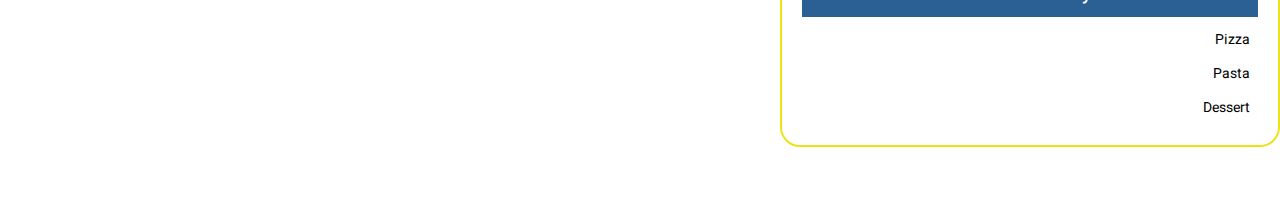
<file: style-guide.html>
<!doctype html>
<html lang="en">
<head>
    <!-- Required meta tags -->
    <meta charset="utf-8">
    <meta name="viewport" content="width=device-width, initial-scale=1, shrink-to-fit=no">
    <link rel="icon" type="image/ico" href="favicon.ico"/>

    <link href="https://fonts.googleapis.com/css2?family=Heebo:wght@100;300;400;500;700;800;900&display=swap"
          rel="stylesheet">
    <link href="styles.css" rel="stylesheet"/>

    <title>טוויסט - חניכה בצורה אחרת</title>
</head>
<body>
<div class="alert alert-primary style-guide" role="alert">
    Style Guide
</div>

<div class="sg-colors-container">
    <section class="sg-colors primary">
        <h3>Primary Color</h3>
        <div class="bg-color-primary-100">Primary 100</div>
        <div class="bg-color-primary-200">Primary 200</div>
        <div class="bg-color-primary-300">Primary 300</div>
        <div class="bg-color-primary-400">Primary 400</div>
        <div class="bg-color-primary-500">Primary 500</div>
        <div class="bg-color-primary-600">Primary 600</div>
        <div class="bg-color-primary-700">Primary 700</div>
        <div class="bg-color-primary-800">Primary 800</div>
        <div class="bg-color-primary-900">Primary 900</div>
    </section>

    <section class="sg-colors success">
        <h3>Success Color</h3>
        <div class="bg-color-success-100">Success 100</div>
        <div class="bg-color-success-200">Success 200</div>
        <div class="bg-color-success-300">Success 300</div>
        <div class="bg-color-success-400">Success 400</div>
        <div class="bg-color-success-500">Success 500</div>
        <div class="bg-color-success-600">Success 600</div>
        <div class="bg-color-success-700">Success 700</div>
        <div class="bg-color-success-800">Success 800</div>
        <div class="bg-color-success-900">Success 900</div>
    </section>

    <section class="sg-colors info">
        <h3>Info Color</h3>
        <div class="bg-color-info-100">Info 100</div>
        <div class="bg-color-info-200">Info 200</div>
        <div class="bg-color-info-300">Info 300</div>
        <div class="bg-color-info-400">Info 400</div>
        <div class="bg-color-info-500">Info 500</div>
        <div class="bg-color-info-600">Info 600</div>
        <div class="bg-color-info-700">Info 700</div>
        <div class="bg-color-info-800">Info 800</div>
        <div class="bg-color-info-900">Info 900</div>
    </section>

    <section class="sg-colors warning">
        <h3>Warning Color</h3>
        <div class="bg-color-warning-100">Warning 100</div>
        <div class="bg-color-warning-200">Warning 200</div>
        <div class="bg-color-warning-300">Warning 300</div>
        <div class="bg-color-warning-400">Warning 400</div>
        <div class="bg-color-warning-500">Warning 500</div>
        <div class="bg-color-warning-600">Warning 600</div>
        <div class="bg-color-warning-700">Warning 700</div>
        <div class="bg-color-warning-800">Warning 800</div>
        <div class="bg-color-warning-900">Warning 900</div>
    </section>

    <section class="sg-colors danger">
        <h3>Danger Color</h3>
        <div class="bg-color-danger-100">Danger 100</div>
        <div class="bg-color-danger-200">Danger 200</div>
        <div class="bg-color-danger-300">Danger 300</div>
        <div class="bg-color-danger-400">Danger 400</div>
        <div class="bg-color-danger-500">Danger 500</div>
        <div class="bg-color-danger-600">Danger 600</div>
        <div class="bg-color-danger-700">Danger 700</div>
        <div class="bg-color-danger-800">Danger 800</div>
        <div class="bg-color-danger-900">Danger 900</div>
    </section>
</div>

<div class="buttons-container">
    <h3>Button with color Warning 500</h3>

    <button class="twist-bg-primary-effect">עוד פרטים...</button>

    <button class="twist-bg-primary">עוד פרטים...</button>

    <button class="twist-bg-success-effect">עוד פרטים...</button>

    <button class="twist-bg-success">עוד פרטים...</button>

    <button class="twist-bg-info-effect">עוד פרטים...</button>

    <button class="twist-bg-info">עוד פרטים...</button>

    <button class="twist-bg-warning-effect">עוד פרטים...</button>

    <button class="twist-bg-warning">עוד פרטים...</button>
</div>

<section class="typography">
    <div class="font-super-duper">
        זה פונט גודל 42PX משקל לייט
    </div>

    <div class="font-super">
        זה פונט גודל 28PX משקל רגולר/נורמל
    </div>

    <div class="font-big">
        זה פונט גודל 20PX משקל לייט
    </div>

    <h1 class="font-heading-1">
        זה פונט גודל 18PX משקל אקטסרה בולד
    </h1>

    <h2 class="font-heading-2">
        זה פונט גודל 16PX משקל סמי-בולד
    </h2>

    <h3 class="font-heading-3">
        זה פונט גודל 14PX משקל סמי-בולד
    </h3>

    <h4 class="font-heading-4">
        זה פונט גודל 14PX משקל רגולר/נורמל
    </h4>

    <label class="font-label">
        זה פונט גודל 12PX משקל בולד
    </label>

    <p class="font-regular">
        זה פונט גודל 12PX משקל רגולר/בולד
    </p>

</section>

<section class="questions">

    <div class="item">

        <!-- Question 1 -->
        <input type="checkbox" class="answer-check" id="goToQuestion2Answer1"/>
        <input type="checkbox" class="answer-check" id="goToQuestion2Answer2"/>
        <input type="checkbox" class="answer-check" id="goToQuestion2Answer3"/>

        <!-- Answer 1 of Q-1: Question 2 -->
        <input type="checkbox" class="answer-check" id="goToQuestion3Answer1"/>
        <input type="checkbox" class="answer-check" id="goToQuestion3Answer2"/>
        <input type="checkbox" class="answer-check" id="goToQuestion3Answer3"/>

        <!-- Pizza - Question 3 -->
        <input type="checkbox" class="answer-check" id="pizzaGoToResultAnswer1"/>

        <!-- Pasta - Question 3 -->
        <input type="checkbox" class="answer-check" id="pastaGoToResultAnswer1"/>
        <input type="checkbox" class="answer-check" id="pastaGoToResultAnswer2"/>
        <input type="checkbox" class="answer-check" id="pastaGoToResultAnswer3"/>


        <!-- Question 1 Start -->
        <section class="answer-slide">
            <h1 class="question-header">
                1- What do you want to eat?
            </h1>

            <label class="answer-indicator" for="goToQuestion2Answer1">
                Pizza
            </label>

            <label class="answer-indicator" for="goToQuestion2Answer2">
                Pasta
            </label>

            <label class="answer-indicator" for="goToQuestion2Answer3">
                Dessert
            </label>
        </section>
        <!-- Question 1 End -->

        <!-- Question 2 Start -->
        <section class="answer-slide next-question" id="question2Answer1">
            <h1 class="question-header">
                2- Which Pizza?
            </h1>

            <label class="answer-indicator" for="goToQuestion3Answer1">
                Margherita
            </label>
            <label class="answer-indicator" for="goToQuestion3Answer2">
                Pizza with Peperoni
            </label>
            <label class="answer-indicator" for="goToQuestion3Answer3">
                Pizza just with Cheese
            </label>

            <label class="back-btn" for="goToQuestion2Answer1">
                Back
            </label>
        </section>
        <!-- Question 2 End -->

        <!-- Question Pizza 3 Start -->
        <section class="answer-slide next-question question-3" id="pizzaResultQuestion2Answer1">
            <h1 class="question-header">
                Your Pizza
            </h1>

            <div class="result">
                Image pizza margherita
            </div>
        </section>

        <section class="answer-slide next-question question-3" id="pizzaResultQuestion2Answer2">
            <h1 class="question-header">
                Your Pizza
            </h1>

            <div class="result">
                Image pizza peperoni
            </div>
        </section>

        <section class="answer-slide next-question question-3" id="pizzaQuestion3Answer1">
            <h1 class="question-header">
                Are you sure?
            </h1>

            <label class="answer-indicator" for="pizzaGoToResultAnswer1">
                Yes
            </label>
            <label class="answer-indicator" for="goToQuestion3Answer3">
                No
            </label>
        </section>
        <!-- Question Pizza 3 End -->

        <!-- Final Result After Question 3 Start -->
        <section class="answer-slide next-question question-3" id="pizzaResultQuestion3Answer1">
            <h1 class="question-header">
                Your Pizza
            </h1>

            <div class="result">
                Image pizza just with cheese
            </div>
        </section>

        <!-- A2 of Q1 -->
        <section class="answer-slide next-question question-2" id="question2Answer2">
            <h1 class="question-header">
                2- Which Pasta?
            </h1>

            <label class="answer-indicator" for="pastaGoToResultAnswer1">
                Ravioli
            </label>
            <label class="answer-indicator" for="pastaGoToResultAnswer2">
                Penne
            </label>
            <label class="answer-indicator" for="pastaGoToResultAnswer3">
                Mac 'n Cheese
            </label>

            <label class="back-btn" for="goToQuestion2Answer2">
                Back
            </label>
        </section>
        <!-- A2 of Q1 -->

        <!-- Question Pasta 3 Start -->
        <section class="answer-slide next-question question-3" id="question3Answer1">
            <h1 class="question-header">
                Your Pasta
            </h1>

            <div class="result">
                Image Pasta Ravioli
            </div>
        </section>

        <!-- Question Pasta 3 Start -->
        <section class="answer-slide next-question question-3" id="question3Answer2">
            <h1 class="question-header">
                Your Pasta
            </h1>

            <div class="result">
                Image Pasta Ravioli
            </div>
        </section>


        <!-- A3 of Q1 -->
        <section class="answer-slide next-question question-2" id="question2Answer3">
            <h1 class="question-header">
                2- Which Dessert?
            </h1>

            <label class="answer-indicator" for="">
                Tiramisu
            </label>
            <label class="answer-indicator" for="">
                Waffle
            </label>
            <label class="answer-indicator" for="">
                Pancakes
            </label>

            <label class="back-btn" for="goToQuestion2Answer3">
                Back
            </label>
        </section>
        <!-- A3 of Q1 -->
        <!-- Question 2 End -->

    </div>

</section>
</body>
</html>
</file>
<file: styles.css>
:root {
  --color-primary-100: #DEFAFB;
  --color-primary-200: #BDF2F7;
  --color-primary-300: #97DBE8;
  --color-primary-400: #76BDD1;
  --color-primary-500: #4B95B3;
  --color-primary-600: #367699;
  --color-primary-700: #255A80;
  --color-primary-800: #174067;
  --color-primary-900: #0E2D55;
  --color-success-100: #FFEFEB;
  --color-success-200: #FFDBD8;
  --color-success-300: #FFC4C5;
  --color-success-400: #FFB6BD;
  --color-success-500: #FF9EB1;
  --color-success-600: #DB7391;
  --color-success-700: #B74F77;
  --color-success-800: #933261;
  --color-success-900: #7A1E53;
  --color-info-100: #E6FEFF;
  --color-info-200: #CEFAFF;
  --color-info-300: #B5F3FF;
  --color-info-400: #A3EAFF;
  --color-info-500: #85DCFF;
  --color-info-600: #61AFDB;
  --color-info-700: #4386B7;
  --color-info-800: #2A6093;
  --color-info-900: #19447A;
  --color-warning-100: #FEFCD0;
  --color-warning-200: #FDF9A3;
  --color-warning-300: #F9F474;
  --color-warning-400: #F4EC51;
  --color-warning-500: #EDE21A;
  --color-warning-600: #CBC113;
  --color-warning-700: #AAA00D;
  --color-warning-800: #898008;
  --color-warning-900: #716904;
  --color-danger-100: #FBFAE0;
  --color-danger-200: #F7F5C2;
  --color-danger-300: #E8E59E;
  --color-danger-400: #D1CD7E;
  --color-danger-500: #B3AE54;
  --color-danger-600: #99943D;
  --color-danger-700: #807B2A;
  --color-danger-800: #67621A;
  --color-danger-900: #555010;
}

:root {
  --color-primary-transparent-100: rgba(62, 79, 89, 0.08);
  --color-primary-transparent-200: rgba(62, 79, 89, 0.16);
  --color-primary-transparent-300: rgba(62, 79, 89, 0.24);
  --color-primary-transparent-400: rgba(62, 79, 89, 0.32);
  --color-primary-transparent-500: rgba(62, 79, 89, 0.4);
  --color-primary-transparent-600: rgba(62, 79, 89, 0.48);
  --color-success-transparent-100: rgba(114, 204, 205, 0.08);
  --color-success-transparent-200: rgba(114, 204, 205, 0.16);
  --color-success-transparent-300: rgba(114, 204, 205, 0.24);
  --color-success-transparent-400: rgba(114, 204, 205, 0.32);
  --color-success-transparent-500: rgba(114, 204, 205, 0.4);
  --color-success-transparent-600: rgba(114, 204, 205, 0.48);
  --color-info-transparent-100: rgba(6, 170, 172, 0.08);
  --color-info-transparent-200: rgba(6, 170, 172, 0.16);
  --color-info-transparent-300: rgba(6, 170, 172, 0.24);
  --color-info-transparent-400: rgba(6, 170, 172, 0.32);
  --color-info-transparent-500: rgba(6, 170, 172, 0.4);
  --color-info-transparent-600: rgba(6, 170, 172, 0.48);
  --color-warning-transparent-100: rgba(254, 190, 64, 0.08);
  --color-warning-transparent-200: rgba(254, 190, 64, 0.16);
  --color-warning-transparent-300: rgba(254, 190, 64, 0.24);
  --color-warning-transparent-400: rgba(254, 190, 64, 0.32);
  --color-warning-transparent-500: rgba(254, 190, 64, 0.4);
  --color-warning-transparent-600: rgba(254, 190, 64, 0.48);
  --color-danger-transparent-100: rgba(69, 69, 71, 0.08);
  --color-danger-transparent-200: rgba(69, 69, 71, 0.16);
  --color-danger-transparent-300: rgba(69, 69, 71, 0.24);
  --color-danger-transparent-400: rgba(69, 69, 71, 0.32);
  --color-danger-transparent-500: rgba(69, 69, 71, 0.4);
  --color-danger-transparent-600: rgba(69, 69, 71, 0.48);
}

/* Implement sass map to colors */
/* generating HEX background colors */
/* generating RGBA background colors */
/* Create bg color from map */
.bg-color-primary-100 {
  background-color: var(--color-primary-100);
}
.bg-color-primary-200 {
  background-color: var(--color-primary-200);
}
.bg-color-primary-300 {
  background-color: var(--color-primary-300);
}
.bg-color-primary-400 {
  background-color: var(--color-primary-400);
}
.bg-color-primary-500 {
  background-color: var(--color-primary-500);
}
.bg-color-primary-600 {
  background-color: var(--color-primary-600);
}
.bg-color-primary-700 {
  background-color: var(--color-primary-700);
}
.bg-color-primary-800 {
  background-color: var(--color-primary-800);
}
.bg-color-primary-900 {
  background-color: var(--color-primary-900);
}
.bg-color-success-100 {
  background-color: var(--color-success-100);
}
.bg-color-success-200 {
  background-color: var(--color-success-200);
}
.bg-color-success-300 {
  background-color: var(--color-success-300);
}
.bg-color-success-400 {
  background-color: var(--color-success-400);
}
.bg-color-success-500 {
  background-color: var(--color-success-500);
}
.bg-color-success-600 {
  background-color: var(--color-success-600);
}
.bg-color-success-700 {
  background-color: var(--color-success-700);
}
.bg-color-success-800 {
  background-color: var(--color-success-800);
}
.bg-color-success-900 {
  background-color: var(--color-success-900);
}
.bg-color-info-100 {
  background-color: var(--color-info-100);
}
.bg-color-info-200 {
  background-color: var(--color-info-200);
}
.bg-color-info-300 {
  background-color: var(--color-info-300);
}
.bg-color-info-400 {
  background-color: var(--color-info-400);
}
.bg-color-info-500 {
  background-color: var(--color-info-500);
}
.bg-color-info-600 {
  background-color: var(--color-info-600);
}
.bg-color-info-700 {
  background-color: var(--color-info-700);
}
.bg-color-info-800 {
  background-color: var(--color-info-800);
}
.bg-color-info-900 {
  background-color: var(--color-info-900);
}
.bg-color-warning-100 {
  background-color: var(--color-warning-100);
}
.bg-color-warning-200 {
  background-color: var(--color-warning-200);
}
.bg-color-warning-300 {
  background-color: var(--color-warning-300);
}
.bg-color-warning-400 {
  background-color: var(--color-warning-400);
}
.bg-color-warning-500 {
  background-color: var(--color-warning-500);
}
.bg-color-warning-600 {
  background-color: var(--color-warning-600);
}
.bg-color-warning-700 {
  background-color: var(--color-warning-700);
}
.bg-color-warning-800 {
  background-color: var(--color-warning-800);
}
.bg-color-warning-900 {
  background-color: var(--color-warning-900);
}
.bg-color-danger-100 {
  background-color: var(--color-danger-100);
}
.bg-color-danger-200 {
  background-color: var(--color-danger-200);
}
.bg-color-danger-300 {
  background-color: var(--color-danger-300);
}
.bg-color-danger-400 {
  background-color: var(--color-danger-400);
}
.bg-color-danger-500 {
  background-color: var(--color-danger-500);
}
.bg-color-danger-600 {
  background-color: var(--color-danger-600);
}
.bg-color-danger-700 {
  background-color: var(--color-danger-700);
}
.bg-color-danger-800 {
  background-color: var(--color-danger-800);
}
.bg-color-danger-900 {
  background-color: var(--color-danger-900);
}

*,
*::before,
*::after {
  box-sizing: border-box;
}

a {
  text-decoration: none;
  color: inherit;
  cursor: pointer;
}

button {
  background-color: transparent;
  color: inherit;
  border-width: 0;
  padding: 0;
  cursor: pointer;
}

figure {
  margin: 0;
}

input::-moz-focus-inner {
  border: 0;
  padding: 0;
  margin: 0;
}

ul, ol, dd {
  margin: 0;
  padding: 0;
  list-style: none;
}

h1, h2, h3, h4, h5, h6 {
  margin: 0;
  font-size: inherit;
  font-weight: inherit;
}

p {
  margin: 0;
}

cite {
  font-style: normal;
}

fieldset {
  border-width: 0;
  padding: 0;
  margin: 0;
}

body {
  direction: rtl;
  font-family: "Heebo", sans-serif;
  font-weight: 400;
  line-height: 1.3;
  text-align: initial;
  font-size: 14px;
}

.font-super-duper {
  font-size: 40px;
  font-weight: 700;
}

.font-super {
  font-size: 28px;
  font-weight: 300;
}

.font-super-semi-bold {
  font-size: 28px;
  font-weight: 400;
}

.font-super-bold {
  font-size: 28px;
  font-weight: 600;
}

.font-big {
  font-size: 20px;
  font-weight: 300;
}

.font-big-bold {
  font-size: 20px;
  font-weight: 600;
}

.font-heading-1-normal {
  font-size: 18px;
}

.font-heading-1 {
  font-size: 18px;
  font-weight: 800;
}

.font-heading-2-normal {
  font-size: 16px;
}

.font-heading-2 {
  font-size: 16px;
  font-weight: 600;
}

.font-heading-3 {
  font-size: 14px;
  font-weight: 600;
}

.font-heading-4 {
  font-size: 14px;
  font-weight: 400;
}

.font-label {
  font-size: 12px;
  font-weight: 700;
}

.font-regular {
  font-size: 12px;
  font-weight: 400;
}

* {
  outline: none;
}
*::-webkit-scrollbar-track {
  background-color: transparent;
}
*::-webkit-scrollbar {
  width: 12px;
  height: 12px;
}
*::-webkit-scrollbar-thumb {
  border-radius: 10px;
  border: 3px solid transparent;
  background: var(--color-primary-900);
  background-clip: content-box;
}
*::-webkit-scrollbar-corner {
  background-color: transparent;
}

html {
  scroll-behavior: smooth;
}

body {
  width: 1280px;
  margin: 0 auto;
  height: 100%;
  overflow-x: hidden;
  position: relative;
}

footer {
  width: 100%;
  display: flex;
  align-items: center;
  height: 140px;
  background: var(--color-info-100);
  padding-right: 20px;
}
footer .logo-container {
  width: 20%;
}
footer .logo-container img {
  width: 100%;
  vertical-align: middle;
}
footer .site-map-container {
  display: flex;
  justify-content: space-between;
  width: 100%;
  padding: 0 100px;
}
footer .site-map-container__list {
  display: flex;
  align-content: center;
}
footer .site-map-container .about-link {
  margin-left: 30px;
}

.header-container {
  background: #FFF;
  display: flex;
  height: 55px;
  font-size: 16px;
  box-shadow: 0 3px 4px -4px black;
  position: sticky;
  top: 0;
  width: 100%;
  padding-right: 20px;
  color: var(--color-primary-900);
  z-index: 9999;
}

.header {
  display: flex;
  width: 100%;
}
.header__list {
  display: flex;
  align-items: center;
  margin-right: 40px;
  width: 100%;
}
.header__list--left {
  display: flex;
  width: 290px;
  justify-content: center;
  align-items: center;
}
.header__list--left li {
  height: 100%;
  display: flex;
  justify-content: center;
  align-items: center;
}
.header__list--left li:hover {
  background: var(--color-primary-100);
}
.header__list--left li.active {
  background: var(--color-primary-100);
}
.header__list--left li a {
  height: 100%;
  display: flex;
  align-items: center;
  padding: 0 20px;
}
.header__list li {
  height: 100%;
  display: flex;
  justify-content: center;
  align-items: center;
}
.header__list li:hover {
  background: var(--color-primary-100);
}
.header__list li.active {
  background: var(--color-primary-100);
}
.header__list li a {
  width: 100%;
  height: 100%;
  display: flex;
  align-items: center;
  padding: 0 20px;
}
.header__list .open-progress {
  position: relative;
}
.header__list .open-progress:hover .open-menu, .header__list .open-progress:focus .open-menu, .header__list .open-progress:focus-within .open-menu {
  display: block;
}
.header .logo {
  width: 150px;
  padding-top: 4px;
}
.header .open-menu {
  background: #FFF;
  display: none;
  position: absolute;
  top: 55px;
  right: 0;
  width: 147px;
  box-shadow: 0 0 6px -4px black;
}
.header .open-menu.challenge-link {
  width: 140px;
}
.header .open-menu li {
  height: 35px;
  white-space: nowrap;
  justify-content: flex-start;
}

.padding-section {
  padding: 20px 67px 20px;
}

.cover-img {
  height: 610px;
  background-size: cover;
  background-repeat: no-repeat;
  display: flex;
  justify-content: center;
}
.cover-img__homepage {
  background-image: url("images/homepage-image.jpg");
  background-position-y: -50px;
}
.cover-img__homepage h1 {
  height: max-content;
  color: var(--color-primary-900);
  padding-left: 50px;
  font-weight: 400;
}
.cover-img__homepage h1 .twist-text {
  font-weight: 700;
}
.cover-img__conversation {
  background-image: url("images/conversation-cover.jpg");
  flex-direction: column;
  align-items: center;
  justify-content: space-around;
  background-position-y: -150px;
}
.cover-img__conversation h1 {
  color: #000;
}
.cover-img__conversation .text {
  width: 100%;
  background-color: rgba(255, 255, 255, 0.4);
  display: flex;
  justify-content: center;
  align-items: center;
  height: 50px;
  margin-bottom: 300px;
}
.cover-img__init-program {
  background: url("images/init-program-cover.jpg") no-repeat center center;
  flex-direction: column;
  align-items: center;
  justify-content: space-around;
}
.cover-img__init-program h1 {
  color: #000;
  padding-bottom: 250px;
}
.cover-img__init-program .text {
  width: 100%;
  background-color: rgba(255, 255, 255, 0.4);
  display: flex;
  justify-content: center;
  align-items: center;
  height: 50px;
  margin-bottom: 70px;
}
.cover-img__feedback {
  background: url("images/feedback-cover.jpg") no-repeat center center;
  flex-direction: column;
  align-items: center;
  justify-content: space-around;
}
.cover-img__feedback h1 {
  color: #000;
  padding-bottom: 250px;
}
.cover-img__feedback .text {
  width: 100%;
  background-color: rgba(255, 255, 255, 0.4);
  display: flex;
  justify-content: center;
  align-items: center;
  height: 50px;
  margin-bottom: 70px;
}
.cover-img .cover-text {
  position: relative;
  padding-top: 160px;
}
.cover-img .cover-text:after {
  position: absolute;
  content: "";
  transform: translate(-50%);
  top: 70%;
  left: 25px;
  background-image: url("images/cover-smile copy.png");
  width: 45px;
  height: 70px;
  background-repeat: no-repeat;
  background-size: 40px;
}

.sub-menu {
  height: 50px;
  background-color: #FFF;
  display: flex;
  justify-content: space-around;
  align-items: center;
  padding: 0 460px;
  z-index: 999;
}
.sub-menu__conversation {
  padding: 0 520px;
}
.sub-menu.fixed {
  position: sticky;
  top: 55px;
  width: 100%;
}
.sub-menu .link {
  display: flex;
  justify-content: center;
  align-items: center;
  position: relative;
}
.sub-menu .link:hover {
  color: var(--color-info-700);
}
.sub-menu .link.active {
  color: var(--color-info-700);
}
.sub-menu .link.active:after {
  content: "";
  position: absolute;
  border-bottom: 1px solid var(--color-info-700);
  width: 25px;
  height: 2px;
  bottom: 0;
}
.sub-menu .divider {
  width: 1px;
  height: 20px;
  background: #000;
}

.link-anchor {
  position: absolute;
  top: -105px;
  visibility: hidden;
}

.download-file-container__text {
  display: flex;
  flex-direction: column;
  margin-right: 12px;
}
.download-file-container__img {
  width: 25px;
  height: 100%;
}
.download-file-container .download-link {
  display: inline-flex;
  align-items: center;
}

.not-allowed {
  cursor: not-allowed;
}

.credit-container {
  padding: 20px 0;
  position: relative;
}
.credit-container .popover {
  position: absolute;
  width: 400px;
  height: 250px;
  padding: 0;
  background: #FFFFFF;
  border: 1px solid #000;
  top: -85px;
  right: 210px;
  z-index: 9;
  transform: scale(0);
  transition: all 0.2s ease-in-out;
  visibility: hidden;
  box-shadow: 0 2px 5px 0 rgba(0, 0, 0, 0.26);
}
.credit-container .popover.show {
  visibility: visible;
  transform: scale(1);
}
.credit-container .popover:before {
  content: "";
  position: absolute;
  top: 50%;
  right: -32px;
  transform: translateY(-50%) rotate(-90deg);
  border-style: solid;
  border-width: 21px 21px 0;
  border-color: #000 transparent;
  display: block;
  width: 0;
  z-index: 0;
}
.credit-container .popover:after {
  content: "";
  position: absolute;
  top: 50%;
  right: -31px;
  transform: translateY(-50%) rotate(-90deg);
  border-style: solid;
  border-width: 21px 21px 0;
  border-color: #FFFFFF transparent;
  display: block;
  width: 0;
  z-index: 1;
}
.credit-container .twist-bg-info {
  background: var(--color-info-500);
  border: 1px solid var(--color-info-500);
  border-radius: 20px;
  width: 180px;
  height: 40px;
  font-size: 1em;
  font-family: "Heebo", sans-serif;
  cursor: pointer;
  color: #000;
  transition: all 0.3s ease-out 0s;
}
.credit-container .twist-bg-info:hover {
  background: var(--color-info-400);
}

.what-is-twist {
  height: 300px;
  background: url(images/clips.png) no-repeat top center;
  background-size: 165px;
  background-position-x: 110px;
  display: flex;
  flex-direction: column;
  justify-content: center;
}
.what-is-twist__title {
  color: var(--color-success-500);
}
.what-is-twist .text {
  color: var(--color-primary-900);
  width: 640px;
  margin-top: 25px;
  line-height: 1.5;
  padding-bottom: 10px;
}

.what-we-do {
  background: url("images/what-we-do.jpg") no-repeat center right;
  height: 540px;
  background-size: cover;
  display: flex;
  flex-direction: column;
  justify-content: center;
  align-items: center;
  padding-right: 590px;
  padding-top: 45px;
}
.what-we-do__title {
  color: var(--color-primary-900);
}
.what-we-do .link-container {
  position: relative;
  height: 390px;
  display: flex;
  flex-direction: column;
  justify-content: space-around;
  margin-top: 20px;
}
.what-we-do .link-container div a {
  position: relative;
  width: 270px;
  height: 60px;
  display: flex;
  align-items: center;
  justify-content: center;
  transform: scale(1);
  transition: all 0.2s ease-in-out;
}
.what-we-do .link-container div a:after {
  content: "";
  position: absolute;
  width: 100%;
  height: 100%;
  background: url("images/label-pink.png") no-repeat center center;
  background-size: cover;
  z-index: 1;
}
.what-we-do .link-container div a:hover, .what-we-do .link-container div a:focus, .what-we-do .link-container div a:focus-within {
  transform: scale(1.2) rotate(-5deg);
}
.what-we-do .link-container div a:hover:after, .what-we-do .link-container div a:focus:after, .what-we-do .link-container div a:focus-within:after {
  background: url("images/label-blue.png") no-repeat center center;
  background-size: cover;
}
.what-we-do .link-container div a:hover .first-title, .what-we-do .link-container div a:focus .first-title, .what-we-do .link-container div a:focus-within .first-title {
  display: none;
}
.what-we-do .link-container div a:hover .second-title, .what-we-do .link-container div a:focus .second-title, .what-we-do .link-container div a:focus-within .second-title {
  display: block;
}
.what-we-do .link-container div a.middle-link:hover {
  transform: scale(1.2) rotate(5deg);
}
.what-we-do .link-container div a span {
  z-index: 99;
}
.what-we-do .link-container div .first-title {
  display: block;
}
.what-we-do .link-container div .second-title {
  display: none;
}
.what-we-do .link-container__top {
  position: relative;
}
.what-we-do .link-container__top:after {
  content: "";
  position: absolute;
  background: url("images/arrow.png") no-repeat center center;
  width: 100%;
  height: 80px;
  right: -150px;
  bottom: -75px;
  background-size: contain;
  transform: rotateY(180deg);
}
.what-we-do .link-container__middle {
  position: relative;
}
.what-we-do .link-container__middle:after {
  content: "";
  position: absolute;
  background: url("images/arrow.png") no-repeat center center;
  width: 100%;
  height: 80px;
  left: -150px;
  bottom: -75px;
  background-size: contain;
}
.what-we-do .link-container__middle a:after {
  transform: rotate(180deg);
}
.what-we-do .link-container .hidden {
  display: none;
}

.carousel-container {
  background-color: #FFF;
  position: relative;
}
.carousel-container__title {
  color: var(--color-primary-900);
  margin: 30px 0;
  padding-right: 67px;
}
.carousel-container .clips-image {
  position: absolute;
  top: -40px;
  left: 80px;
  width: 450px;
  z-index: 99;
}

.style-guide {
  text-align: center;
}

.sg-colors-container {
  display: grid;
  grid-template-columns: repeat(5, 1fr);
}

.sg-colors {
  padding: 20px;
  display: flex;
  flex-direction: column;
  align-items: center;
}
.sg-colors > div {
  color: #000;
  width: 200px;
  height: 50px;
  border-radius: 8px;
  display: flex;
  align-items: center;
  justify-content: center;
  font-size: 14px;
  margin-bottom: 0.5em;
}
.sg-colors h3 {
  margin-bottom: 0.5em;
}
.sg-colors.primary > div {
  color: #000;
}
.sg-colors.success > div {
  color: #58a306;
}
.sg-colors.danger > div {
  color: #000;
}

.buttons-container {
  margin: 40px auto;
  display: flex;
  flex-direction: column;
  align-items: center;
  justify-content: flex-start;
}
.buttons-container h3 {
  margin-bottom: 1em;
  font-family: "Assistant", sans-serif;
}
.buttons-container button {
  margin-bottom: 1em;
}
.buttons-container .twist-bg-primary-effect {
  background: transparent;
  border: 1px solid var(--color-primary-600);
  border-radius: 20px;
  overflow: hidden;
  width: 180px;
  height: 40px;
  font-size: 1em;
  cursor: pointer;
  color: var(--color-primary-600);
  transition: all 0.3s;
  transition-property: color;
  transition-duration: 0.5s;
  position: relative;
  box-shadow: 0 0 1px rgba(0, 0, 0, 0);
  transform: perspective(1px) translateZ(0);
}
.buttons-container .twist-bg-primary-effect:before {
  content: "";
  position: absolute;
  z-index: -1;
  top: 0;
  left: 0;
  right: 0;
  bottom: 0;
  background: var(--color-primary-600);
  transform: scaleX(0);
  transform-origin: 100%;
  transition-property: transform;
  transition-duration: 0.5s;
  transition-timing-function: ease-out;
}
.buttons-container .twist-bg-primary-effect:hover {
  color: #fff;
}
.buttons-container .twist-bg-primary-effect:hover:before {
  transition-timing-function: cubic-bezier(0.52, 1.64, 0.37, 0.66);
  transform: scaleX(1);
}
.buttons-container .twist-bg-success-effect {
  background: transparent;
  border: 1px solid var(--color-success-600);
  border-radius: 20px;
  overflow: hidden;
  width: 180px;
  height: 40px;
  font-size: 1em;
  cursor: pointer;
  color: var(--color-success-600);
  transition: all 0.3s;
  transition-property: color;
  transition-duration: 0.5s;
  position: relative;
  box-shadow: 0 0 1px rgba(0, 0, 0, 0);
  transform: perspective(1px) translateZ(0);
}
.buttons-container .twist-bg-success-effect:before {
  content: "";
  position: absolute;
  z-index: -1;
  top: 0;
  left: 0;
  right: 0;
  bottom: 0;
  background: var(--color-success-600);
  transform: scaleX(0);
  transform-origin: 100%;
  transition-property: transform;
  transition-duration: 0.5s;
  transition-timing-function: ease-out;
}
.buttons-container .twist-bg-success-effect:hover {
  color: #fff;
}
.buttons-container .twist-bg-success-effect:hover:before {
  transition-timing-function: cubic-bezier(0.52, 1.64, 0.37, 0.66);
  transform: scaleX(1);
}
.buttons-container .twist-bg-info-effect {
  background: transparent;
  border: 1px solid var(--color-info-600);
  border-radius: 20px;
  overflow: hidden;
  width: 180px;
  height: 40px;
  font-size: 1em;
  cursor: pointer;
  color: var(--color-info-600);
  transition: all 0.3s;
  transition-property: color;
  transition-duration: 0.5s;
  position: relative;
  box-shadow: 0 0 1px rgba(0, 0, 0, 0);
  transform: perspective(1px) translateZ(0);
}
.buttons-container .twist-bg-info-effect:before {
  content: "";
  position: absolute;
  z-index: -1;
  top: 0;
  left: 0;
  right: 0;
  bottom: 0;
  background: var(--color-info-600);
  transform: scaleX(0);
  transform-origin: 100%;
  transition-property: transform;
  transition-duration: 0.5s;
  transition-timing-function: ease-out;
}
.buttons-container .twist-bg-info-effect:hover {
  color: #fff;
}
.buttons-container .twist-bg-info-effect:hover:before {
  transition-timing-function: cubic-bezier(0.52, 1.64, 0.37, 0.66);
  transform: scaleX(1);
}
.buttons-container .twist-bg-warning-effect {
  background: transparent;
  border: 1px solid var(--color-warning-500);
  border-radius: 20px;
  overflow: hidden;
  width: 180px;
  height: 40px;
  font-size: 1em;
  cursor: pointer;
  color: var(--color-warning-500);
  transition: all 0.3s;
  transition-property: color;
  transition-duration: 0.5s;
  position: relative;
  box-shadow: 0 0 1px rgba(0, 0, 0, 0);
  transform: perspective(1px) translateZ(0);
}
.buttons-container .twist-bg-warning-effect:before {
  content: "";
  position: absolute;
  z-index: -1;
  top: 0;
  left: 0;
  right: 0;
  bottom: 0;
  background: var(--color-warning-500);
  transform: scaleX(0);
  transform-origin: 100%;
  transition-property: transform;
  transition-duration: 0.5s;
  transition-timing-function: ease-out;
}
.buttons-container .twist-bg-warning-effect:hover {
  color: #fff;
}
.buttons-container .twist-bg-warning-effect:hover:before {
  transition-timing-function: cubic-bezier(0.52, 1.64, 0.37, 0.66);
  transform: scaleX(1);
}
.buttons-container .twist-bg-primary {
  background: var(--color-primary-600);
  border: 1px solid var(--color-primary-600);
  border-radius: 20px;
  width: 180px;
  height: 40px;
  font-size: 1em;
  cursor: pointer;
  color: #FFF;
  transition: all 0.3s ease-out 0s;
}
.buttons-container .twist-bg-primary:hover {
  background: var(--color-primary-500);
}
.buttons-container .twist-bg-success {
  background: var(--color-success-600);
  border: 1px solid var(--color-success-600);
  border-radius: 20px;
  width: 180px;
  height: 40px;
  font-size: 1em;
  cursor: pointer;
  color: #FFF;
  transition: all 0.3s ease-out 0s;
}
.buttons-container .twist-bg-success:hover {
  background: var(--color-success-500);
}
.buttons-container .twist-bg-info {
  background: var(--color-info-600);
  border: 1px solid var(--color-info-600);
  border-radius: 20px;
  width: 180px;
  height: 40px;
  font-size: 1em;
  cursor: pointer;
  color: #FFF;
  transition: all 0.3s ease-out 0s;
}
.buttons-container .twist-bg-info:hover {
  background: var(--color-info-500);
}
.buttons-container .twist-bg-warning {
  background: var(--color-warning-500);
  border: 1px solid var(--color-warning-500);
  border-radius: 20px;
  width: 180px;
  height: 40px;
  font-size: 1em;
  cursor: pointer;
  color: #FFF;
  transition: all 0.3s ease-out 0s;
}
.buttons-container .twist-bg-warning:hover {
  background: var(--color-warning-400);
}

.typography {
  margin-bottom: 2em;
  direction: rtl;
}
.typography div, .typography h1, .typography h2, .typography h3, .typography h4, .typography label, .typography p {
  margin-bottom: 1em;
}

.questions {
  width: 500px;
  height: 200px;
  border-radius: 20px;
  border: 2px solid var(--color-warning-500);
  padding: 20px;
  margin-bottom: 50px;
}
.questions .item {
  position: relative;
}
.questions .question-header {
  font-size: 1.5em;
  background: var(--color-info-800);
  color: #FFF;
  padding: 10px;
  margin-bottom: 0.3em;
}
.questions .answer-slide {
  display: flex;
  flex-direction: column;
  position: absolute;
  width: 100%;
  background: #FFF;
  height: 167px;
}
.questions .answer-slide.next-question {
  display: none;
}
.questions .answer-slide .answer-indicator {
  display: block;
  cursor: pointer;
  transition: background-color 0.3s ease-in-out;
  padding: 8px;
}
.questions .answer-slide .answer-indicator:hover {
  background-color: var(--color-success-400);
}
.questions .answer-slide .result {
  display: flex;
  align-items: center;
  justify-content: center;
  height: 105px;
}
.questions .answer-slide .back-btn {
  position: absolute;
  top: 11px;
  right: 11px;
  width: 50px;
  height: 30px;
  display: flex;
  align-items: center;
  justify-content: center;
  font-size: 16px;
  font-weight: 500;
  background: var(--color-warning-500);
  color: #FFF;
  cursor: pointer;
}
.questions #goToQuestion2Answer1:checked ~ #question2Answer1 {
  display: block;
}
.questions #goToQuestion2Answer2:checked ~ #question2Answer2 {
  display: block;
}
.questions #goToQuestion2Answer3:checked ~ #question2Answer3 {
  display: block;
}
.questions #goToQuestion3Answer1:checked ~ #pizzaResultQuestion2Answer1 {
  display: block;
}
.questions #goToQuestion3Answer2:checked ~ #pizzaResultQuestion2Answer2 {
  display: block;
}
.questions #goToQuestion3Answer3:checked ~ #pizzaQuestion3Answer1 {
  display: block;
}
.questions #pizzaGoToResultAnswer1:checked ~ #pizzaResultQuestion3Answer1 {
  display: block;
}
.questions #pastaGoToResultAnswer1:checked ~ #question3Answer1 {
  display: block;
}
.questions #pastaGoToResultAnswer1:checked ~ #question3Answer2 {
  display: block;
}
.questions #pastaGoToResultAnswer1:checked ~ #question3Answer3 {
  display: block;
}
.questions .answer-check {
  display: none;
}

/*# sourceMappingURL=styles.css.map */
</file>
<file: carousel-styles.css>
.carousel {
  position: relative;
  width: 100%;
  padding-right: 75px;
  background: #F2F2F2;
  height: 230px;
  overflow: hidden;
}
.carousel__arrows {
  display: none;
}
.carousel__activator:nth-of-type(1):checked ~ .carousel__arrows:nth-of-type(1) {
  display: block;
}
.carousel__activator:nth-of-type(1):checked ~ .carousel__arrows:nth-of-type(1) .carousel__arrows--previous {
  opacity: 0.5;
  pointer-events: none;
}
.carousel__activator:nth-of-type(1):checked ~ .carousel__dots .carousel__dots--dot:nth-of-type(1),
.carousel__activator:nth-of-type(1):checked ~ .carousel__dots .carousel__dots--dot:nth-of-type(1):after {
  opacity: 1;
}
.carousel__activator:nth-of-type(1):checked ~ .carousel__stages {
  transform: translateX(0%);
}
.carousel__activator:nth-of-type(2):checked ~ .carousel__arrows:nth-of-type(2) {
  display: block;
}
.carousel__activator:nth-of-type(2):checked ~ .carousel__dots .carousel__dots--dot:nth-of-type(2),
.carousel__activator:nth-of-type(2):checked ~ .carousel__dots .carousel__dots--dot:nth-of-type(2):after {
  opacity: 1;
}
.carousel__activator:nth-of-type(2):checked ~ .carousel__stages {
  transform: translateX(-100%);
}
.carousel__activator:nth-of-type(3):checked ~ .carousel__arrows:nth-of-type(3) {
  display: block;
}
.carousel__activator:nth-of-type(3):checked ~ .carousel__arrows:nth-of-type(3) .carousel__arrows--next {
  opacity: 0.5;
  pointer-events: none;
}
.carousel__activator:nth-of-type(3):checked ~ .carousel__dots .carousel__dots--dot:nth-of-type(3),
.carousel__activator:nth-of-type(3):checked ~ .carousel__dots .carousel__dots--dot:nth-of-type(3):after {
  opacity: 1;
}
.carousel__activator:nth-of-type(3):checked ~ .carousel__stages {
  transform: translateX(-200%);
}
.carousel__stages {
  position: absolute;
  top: 0;
  right: 0;
  bottom: 0;
  left: 0;
  transition: transform 0.5s ease 0s;
}
.carousel__stages--slide {
  top: 0;
  left: 0;
  right: 0;
  opacity: 1;
  overflow: hidden;
  height: 100%;
  position: absolute;
  display: flex;
  align-items: center;
  justify-content: flex-start;
  padding-right: 110px;
}
.carousel__stages--slide:nth-of-type(1) {
  transform: translateX(0%);
}
.carousel__stages--slide:nth-of-type(2) {
  transform: translateX(100%);
}
.carousel__stages--slide:nth-of-type(3) {
  transform: translateX(200%);
}
.carousel__arrows--previous {
  transform: rotate(-135deg);
  left: 100px;
}
.carousel__arrows--next {
  transform: rotate(45deg);
}
.carousel__arrows .arrow {
  height: 30px;
  width: 30px;
  margin-top: -15px;
  top: 50%;
  position: absolute;
  display: block;
  cursor: pointer;
  border-width: 4px 4px 0 0;
  border-style: solid;
  border-color: #000;
  opacity: 1;
  z-index: 3;
}
.carousel__dots {
  position: absolute;
  bottom: 20px;
  width: 87%;
  display: flex;
  align-items: center;
  justify-content: center;
  flex-direction: row-reverse;
}
.carousel__dots--dot {
  height: 15px;
  width: 15px;
  border: 1px solid #000;
  border-radius: 50px;
  display: block;
  z-index: 2;
  cursor: pointer;
  opacity: 0.5;
  margin: 0 0.2em;
  position: relative;
}
.carousel__dots--dot:after {
  content: "";
  position: absolute;
  width: 9px;
  height: 9px;
  border-radius: 50px;
  background: #000;
  top: 1.5px;
  left: 2px;
  opacity: 0;
}
.carousel .btn {
  border: none;
  background: url("images/label-carousel.png") no-repeat center center;
  width: 155px;
  height: 50px;
  color: #FFF;
  background-size: cover;
  display: flex;
  align-items: center;
  justify-content: flex-start;
  padding-right: 20px;
  padding-top: 5px;
  position: absolute;
  left: 95px;
  bottom: 20px;
  font-family: "Heebo", sans-serif;
  font-weight: 400;
}

/*# sourceMappingURL=carousel-styles.css.map */
</file>
<file: about-styles.css>
.about-cover img {
  width: 100%;
}

.about-container__profile {
  display: grid;
  align-items: center;
  grid-template-columns: repeat(2, 1fr);
  grid-template-rows: auto 1fr 1fr;
  grid-gap: 30px;
  height: 420px;
}
.about-container__profile h2 {
  grid-row: 1/2;
  grid-column: 1/3;
  text-align: center;
}
.about-container__profile .profile-container {
  display: flex;
  flex-direction: column;
  align-items: center;
  justify-content: center;
  position: relative;
}
.about-container__profile .profile-container:after {
  content: "";
  position: absolute;
  width: 99%;
  height: 80%;
  box-shadow: 0 0 0 1px #000;
  top: -4px;
  left: -4px;
}
.about-container__profile .profile-container img {
  width: 150px;
}
.about-container__profile .profile-container p {
  font-size: 16px;
  margin-top: 1em;
}
.about-container__paragraph {
  max-width: 700px;
}
.about-container__paragraph p {
  margin-top: 0.5em;
  line-height: 1.5;
}
.about-container__web-info .courses-list {
  margin-top: 1em;
  margin-right: 22px;
}
.about-container__web-info .courses-list li {
  list-style: disc;
}
.about-container__web-info p {
  margin-top: 1em;
}
.about-container__link .links-list {
  margin-top: 1em;
  margin-right: 22px;
}
.about-container__link .links-list li {
  list-style: disc;
}
.about-container h1 {
  margin-bottom: 0.4em;
  color: var(--color-info-900);
}
.about-container a {
  color: blue;
}
.about-container a:hover {
  text-decoration: underline;
}
.about-container .about-content {
  display: flex;
  justify-content: space-between;
}
.about-container .box:not(:first-child) {
  margin-top: 2em;
}
.about-container .hit-links {
  display: flex;
  flex-direction: column;
  justify-content: center;
  align-items: center;
}
.about-container .hit-links > a {
  margin-bottom: 1em;
}

/*# sourceMappingURL=about-styles.css.map */
</file>
<file: contact-styles.css>
.contact-container {
  padding-top: 100px;
  background: url("images/contact-bg.jpg") no-repeat -30px 120px;
  background-size: 800px;
}
.contact-container__form {
  width: 450px;
  padding-bottom: 40px;
  padding-right: 3px;
  padding-top: 0;
}
.contact-container__form .column {
  display: flex;
  flex-direction: column;
  margin-bottom: 0.5em;
}
.contact-container__form .row {
  display: flex;
  align-items: center;
  margin-bottom: 0.5em;
}
.contact-container__form .row label {
  margin: 0;
}
.contact-container__form .checkbox-container {
  margin-top: 1em;
}
.contact-container__form .checkbox-container label {
  margin-left: 0.5em;
}
.contact-container__form .checkbox-container input {
  width: 15px;
  height: 15px;
}
.contact-container__form .checkbox-container label,
.contact-container__form .checkbox-container input {
  cursor: pointer;
}
.contact-container__form .radio-container {
  margin-top: 1em;
}
.contact-container__form .radio-container label {
  margin-bottom: 0;
  height: 17px;
  margin-left: 0.3em;
  cursor: pointer;
}
.contact-container__form .radio-container p {
  font-size: 16px;
}
.contact-container__form .radio-container .yes-radio-button {
  margin-left: 0.5em;
  cursor: pointer;
}
.contact-container__form .radio-container .radio-box {
  width: 15px;
  height: 15px;
  cursor: pointer;
}
.contact-container__form .d-flex-align--center {
  display: flex;
  align-items: center;
}
.contact-container__form label {
  margin-bottom: 0.5em;
  font-size: 16px;
}
.contact-container__form input,
.contact-container__form textarea {
  border: 1px solid #000;
  border-radius: 8px;
  height: 30px;
  width: 100%;
  padding-right: 0.5em;
}
.contact-container__form input::placeholder,
.contact-container__form textarea::placeholder {
  font-family: "Heebo", sans-serif;
}
.contact-container__form textarea {
  resize: none;
  height: 150px;
}
.contact-container__form .twist-bg-warning {
  background: var(--color-warning-500);
  border: 1px solid var(--color-warning-500);
  border-radius: 20px;
  width: 180px;
  height: 40px;
  font-size: 1em;
  margin-top: 1em;
  font-family: "Heebo", sans-serif;
  cursor: pointer;
  color: #000;
  transition: all 0.3s ease-out 0s;
}
.contact-container__form .twist-bg-warning:hover {
  background: var(--color-warning-400);
}

/*# sourceMappingURL=contact-styles.css.map */
</file>
<file: feedback-styles.css>
.feedback-open {
  background: url("images/feedback-open.jpg") no-repeat;
  background-size: contain;
  height: 440px;
  padding-right: 550px;
  position: relative;
}
.feedback-open__content {
  display: flex;
  flex-direction: column;
  justify-content: space-around;
  height: 360px;
  margin-top: 10px;
}
.feedback-open__content .clips-tips {
  display: flex;
  align-items: center;
  justify-content: space-between;
}
.feedback-open__content .clips-tips > div {
  display: flex;
  align-items: center;
  width: 140px;
}
.feedback-open__content .clips-tips > div img {
  width: 60px;
}
.feedback-open h2 {
  color: var(--color-primary-900);
}

.feedback-video-container {
  display: flex;
  flex-direction: column;
  align-items: center;
  position: relative;
}
.feedback-video-container h2 {
  align-self: flex-start;
  color: var(--color-primary-900);
}
.feedback-video-container__youtube {
  margin-top: 30px;
  border: 1px solid #000;
  padding: 4px;
  height: 325px;
}

.notes-container {
  position: relative;
}
.notes-container h2 {
  color: var(--color-primary-900);
}
.notes-container .notes {
  display: flex;
  align-items: center;
  justify-content: space-between;
  margin-top: 20px;
}
.notes-container .notes__right {
  background: url("images/yellow-note.png") no-repeat center center;
}
.notes-container .notes__right > div {
  transform: rotate(-5deg);
}
.notes-container .notes__middle {
  background: url("images/blue-note.png") no-repeat center center;
}
.notes-container .notes__middle > div {
  transform: rotate(5deg);
}
.notes-container .notes__left {
  background: url("images/pink-note.png") no-repeat center center;
}
.notes-container .notes__left > div {
  transform: rotate(-5deg);
}
.notes-container .notes > div {
  width: 295px;
  height: 245px;
  display: flex;
  justify-content: center;
  align-items: center;
}

.feedback-accordion {
  min-height: 570px;
  background: url("images/feedback-accordion-bg.jpg") no-repeat;
  background-size: cover;
  display: flex;
  flex-direction: column;
  align-items: flex-start;
}
.feedback-accordion__title {
  color: var(--color-primary-900);
}

/*# sourceMappingURL=feedback-styles.css.map */
</file>
<file: accordion-styles.css>
@import url("https://fonts.googleapis.com/css2?family=Assistant:wght@700;800&display=swap");
.accordion input {
  position: absolute;
  opacity: 0;
  z-index: -1;
}
.accordion input:checked ~ label span {
  display: block;
}
.accordion input:checked ~ .accordion__tab--content {
  height: 305px;
  padding: 1em;
}
.accordion input:focus, .accordion input:focus-within {
  border: 1px solid #000;
  outline: #000;
}
.accordion__tab {
  width: 230px;
  position: relative;
}
.accordion__tab:nth-of-type(1) label {
  background: var(--color-warning-500);
}
.accordion__tab:nth-of-type(1) .arrow {
  position: absolute;
  background: url(images/arrow.png) no-repeat center center;
  background-size: contain;
  width: 50px;
  height: 80px;
  top: -55px;
  left: -95px;
  transform: rotate(95deg);
}
.accordion__tab:nth-of-type(1) .accordion__tab--content {
  background: var(--color-warning-200);
}
.accordion__tab:nth-of-type(2) label {
  background: var(--color-info-500);
}
.accordion__tab:nth-of-type(2) .arrow {
  position: absolute;
  background: url(images/arrow.png) no-repeat center center;
  background-size: contain;
  width: 50px;
  height: 80px;
  top: 45px;
  left: -95px;
  transform: rotate(275deg);
}
.accordion__tab:nth-of-type(2) .accordion__tab--content {
  background: var(--color-info-200);
}
.accordion__tab:nth-of-type(3) label {
  background: var(--color-success-500);
}
.accordion__tab:nth-of-type(3) .accordion__tab--content {
  background: var(--color-success-200);
}
.accordion__tab--content {
  background: aqua;
  transition: all 0.5s ease-in-out 0s;
  padding: 0 1em;
  height: 0;
  overflow: hidden;
}
.accordion__tab--content h2 {
  margin-bottom: 0.5em;
}
.accordion__tab--content .list {
  margin-right: 12px;
}
.accordion__tab--content .list li {
  list-style: decimal;
  margin-bottom: 0.3em;
  line-height: 1.4;
}
.accordion__tab label {
  display: flex;
  cursor: pointer;
  width: 100%;
  height: 70px;
  align-items: center;
  position: relative;
  padding: 0 1.5em;
  transition: all 0.3s ease-in-out 0s;
}
.accordion__tab label:after {
  content: "";
  position: absolute;
  width: 98%;
  height: 100%;
  box-shadow: 0 0 0 1px #000;
  top: -5px;
  left: -5px;
}
.accordion__tab label:hover {
  transform: scale(1.1);
}
.accordion__tab label:hover span {
  display: block;
}
.accordion__tab label span {
  display: none;
  position: absolute;
  right: 1.9em;
  bottom: 5px;
}
.accordion__tab .number {
  position: absolute;
  font-size: 75px;
  font-weight: 600;
  top: -16px;
  right: -20px;
  z-index: 9;
  font-family: "Assistant", sans-serif;
  -webkit-text-stroke: 2px #FFF;
}
.accordion__small input:checked ~ .accordion__tab--content {
  height: 100px;
  padding: 1em;
}
.accordion__small .accordion__tab {
  width: 70px;
}
.accordion__small .accordion__tab:nth-of-type(1) label {
  background: var(--color-info-500);
}
.accordion__small .accordion__tab:nth-of-type(1) .arrow {
  position: absolute;
  background: url(images/arrow.png) no-repeat center center;
  background-size: contain;
  width: 50px;
  height: 80px;
  top: -55px;
  left: -95px;
  transform: rotate(95deg);
}
.accordion__small .accordion__tab:nth-of-type(1) .accordion__tab--content {
  background: var(--color-info-200);
}
.accordion__small .accordion__tab:nth-of-type(2) label {
  background: var(--color-success-500);
}
.accordion__small .accordion__tab:nth-of-type(2) .arrow {
  position: absolute;
  background: url(images/arrow.png) no-repeat center center;
  background-size: contain;
  width: 50px;
  height: 80px;
  top: -40px;
  right: -90px;
  transform: rotate(95deg) scale(1, -1);
}
.accordion__small .accordion__tab:nth-of-type(2) .accordion__tab--content {
  background: var(--color-success-200);
  right: -219px;
}
.accordion__small .accordion__tab:nth-of-type(3) label {
  background: var(--color-warning-500);
}
.accordion__small .accordion__tab:nth-of-type(3) .arrow {
  position: absolute;
  background: url(images/arrow.png) no-repeat center center;
  background-size: contain;
  width: 50px;
  height: 80px;
  top: 30px;
  right: -85px;
  transform: rotate(275deg);
}
.accordion__small .accordion__tab:nth-of-type(3) .accordion__tab--content {
  background: var(--color-warning-200);
  right: -438px;
}
.accordion__small .accordion__tab:nth-of-type(4) label {
  background: var(--color-info-500);
}
.accordion__small .accordion__tab:nth-of-type(4) .arrow {
  position: absolute;
  background: url(images/arrow.png) no-repeat center center;
  background-size: contain;
  width: 50px;
  height: 80px;
  top: -40px;
  right: -90px;
  transform: rotate(95deg) scale(1, -1);
}
.accordion__small .accordion__tab:nth-of-type(4) .accordion__tab--content {
  background: var(--color-info-200);
  right: -657px;
}
.accordion__small .accordion__tab:nth-of-type(5) label {
  background: var(--color-success-500);
}
.accordion__small .accordion__tab:nth-of-type(5) .arrow {
  position: absolute;
  background: url(images/arrow.png) no-repeat center center;
  background-size: contain;
  width: 50px;
  height: 80px;
  top: 30px;
  right: -85px;
  transform: rotate(275deg);
}
.accordion__small .accordion__tab:nth-of-type(5) .accordion__tab--content {
  background: var(--color-success-200);
  right: -877px;
}
.accordion__small .accordion__tab--content {
  position: absolute;
  width: 945px;
  top: 105px;
  display: flex;
  flex-direction: column;
  align-items: center;
  justify-content: center;
  line-height: 1.6;
}
.accordion__small .accordion__tab label {
  padding: 0;
  justify-content: center;
}
.accordion__small .tabs-container.small {
  grid-template-columns: repeat(5, 1fr);
}
.accordion__medium .accordion__tab {
  width: 130px;
}
.accordion__medium .accordion__tab:nth-of-type(2) .accordion__tab--content {
  right: -265px;
}
.accordion__medium .accordion__tab:nth-of-type(3) .accordion__tab--content {
  right: -530px;
}
.accordion__medium .accordion__tab .accordion__tab--content {
  position: absolute;
  width: 660px;
  top: 115px;
  line-height: 1.6;
}
.accordion__medium .tabs-container.medium {
  padding-left: 386px;
  width: 100%;
}
.accordion .tabs-container {
  display: flex;
  justify-content: space-between;
  padding: 0 100px;
  margin: 40px 0;
}

/*# sourceMappingURL=accordion-styles.css.map */
</file>
<file: initiation-program.css>
.init-program-what {
  background: url("images/init-program-what.jpg") no-repeat center center;
  background-size: cover;
  height: 510px;
  background-position-y: -70px;
  position: relative;
}
.init-program-what__content {
  max-width: 395px;
  margin-top: 60px;
}
.init-program-what__content .top,
.init-program-what__content .bottom {
  display: flex;
  align-items: center;
}
.init-program-what__content .top .number,
.init-program-what__content .bottom .number {
  font-size: 75px;
  font-weight: 600;
  margin-left: 16px;
}
.init-program-what__content .top .text,
.init-program-what__content .bottom .text {
  line-height: 1.5;
}
.init-program-what__content .bottom {
  margin-top: 20px;
}
.init-program-what h2 {
  color: var(--color-success-700);
}
.init-program-what h2 span {
  color: var(--color-primary-900);
}

.init-program-info {
  position: relative;
  height: 250px;
  display: flex;
  align-items: center;
}
.init-program-info .clips-black-img {
  position: absolute;
  right: 20px;
  top: -70px;
  width: 60px;
}
.init-program-info .text {
  line-height: 1.5;
}

.init-program-video {
  height: 500px;
  background: url("images/hand-img.jpg") no-repeat center center;
  background-size: cover;
  display: flex;
  position: relative;
}
.init-program-video__left {
  display: flex;
  flex-direction: column;
  margin-left: 90px;
  position: relative;
}
.init-program-video__left:after {
  content: "";
  position: absolute;
  top: 50px;
  left: -83px;
  background: url(images/arrow.png) no-repeat;
  width: 70px;
  height: 70px;
  background-size: contain;
  transform: rotate(95deg);
}
.init-program-video__left .video-container__youtube {
  margin-top: 40px;
  border: 1px solid #000;
  padding: 4px;
  height: 325px;
}
.init-program-video__right {
  margin-top: 81px;
}
.init-program-video__right .title {
  display: flex;
  flex-direction: column;
}
.init-program-video__right .title h3 {
  font-weight: 600;
}
.init-program-video__right .list {
  display: flex;
  flex-direction: column;
  justify-content: space-between;
  margin-top: 45px;
}
.init-program-video__right .list__item {
  position: relative;
  padding: 17px;
  background: var(--color-success-400);
  display: flex;
  justify-content: center;
  align-items: center;
}
.init-program-video__right .list__item:not(:last-child) {
  margin-bottom: 30px;
}
.init-program-video__right .list__item .small-clips {
  position: absolute;
  top: -20px;
  right: 10px;
  width: 25px;
}
.init-program-video h2 {
  color: var(--color-primary-900);
}

.init-program-accordion {
  height: 350px;
  position: relative;
}
.init-program-accordion h2 {
  color: var(--color-primary-900);
}

.measurable-container {
  background: url("images/measurable-bg.jpg") no-repeat;
  background-size: cover;
  height: 500px;
  background-position-y: -90px;
}
.measurable-container h2 {
  color: var(--color-primary-900);
}
.measurable-container .text-container {
  margin-top: 30px;
  height: 330px;
  display: flex;
  flex-direction: column;
  justify-content: space-around;
}
.measurable-container .text-container__bottom {
  display: flex;
  justify-content: space-between;
  align-items: center;
  width: 800px;
}
.measurable-container .text-container__bottom .left,
.measurable-container .text-container__bottom .right {
  display: flex;
  align-items: flex-start;
}
.measurable-container .text-container__bottom .left > div,
.measurable-container .text-container__bottom .right > div {
  display: flex;
  flex-direction: column;
}
.measurable-container .text-container__bottom .left img,
.measurable-container .text-container__bottom .right img {
  width: 70px;
  padding-top: 7px;
  margin-left: 12px;
}

/*# sourceMappingURL=initiation-program.css.map */
</file>
<file: open-conversation-styles.css>
.how-it-works {
  background: url("images/open-bg.jpg") no-repeat center center;
  height: 350px;
  background-size: cover;
  background-position-y: -50px;
  position: relative;
}
.how-it-works__content {
  display: flex;
  align-items: flex-end;
  flex-direction: column;
  width: 100%;
}
.how-it-works__content .top {
  padding-top: 140px;
  padding-left: 110px;
  max-width: 650px;
  line-height: 1.5;
}
.how-it-works__content .top p:last-child {
  margin-top: 20px;
}
.how-it-works__content .bottom {
  padding-left: 225px;
  padding-top: 80px;
}

.video-container {
  background: url("images/video-bg.png") no-repeat center center;
  background-size: 120%;
  height: 500px;
  background-position-x: 0;
  display: flex;
  justify-content: space-around;
  align-items: flex-start;
  flex-direction: column;
  position: relative;
}
.video-container__youtube {
  border: 1px solid #000;
  padding: 4px;
  height: 325px;
}
.video-container h2 {
  align-self: flex-start;
  color: var(--color-primary-900);
  margin-top: 20px;
}

.conversation-accordion {
  min-height: 570px;
}
.conversation-accordion__title {
  color: var(--color-primary-900);
}

/*# sourceMappingURL=open-conversation-styles.css.map */
</file>
